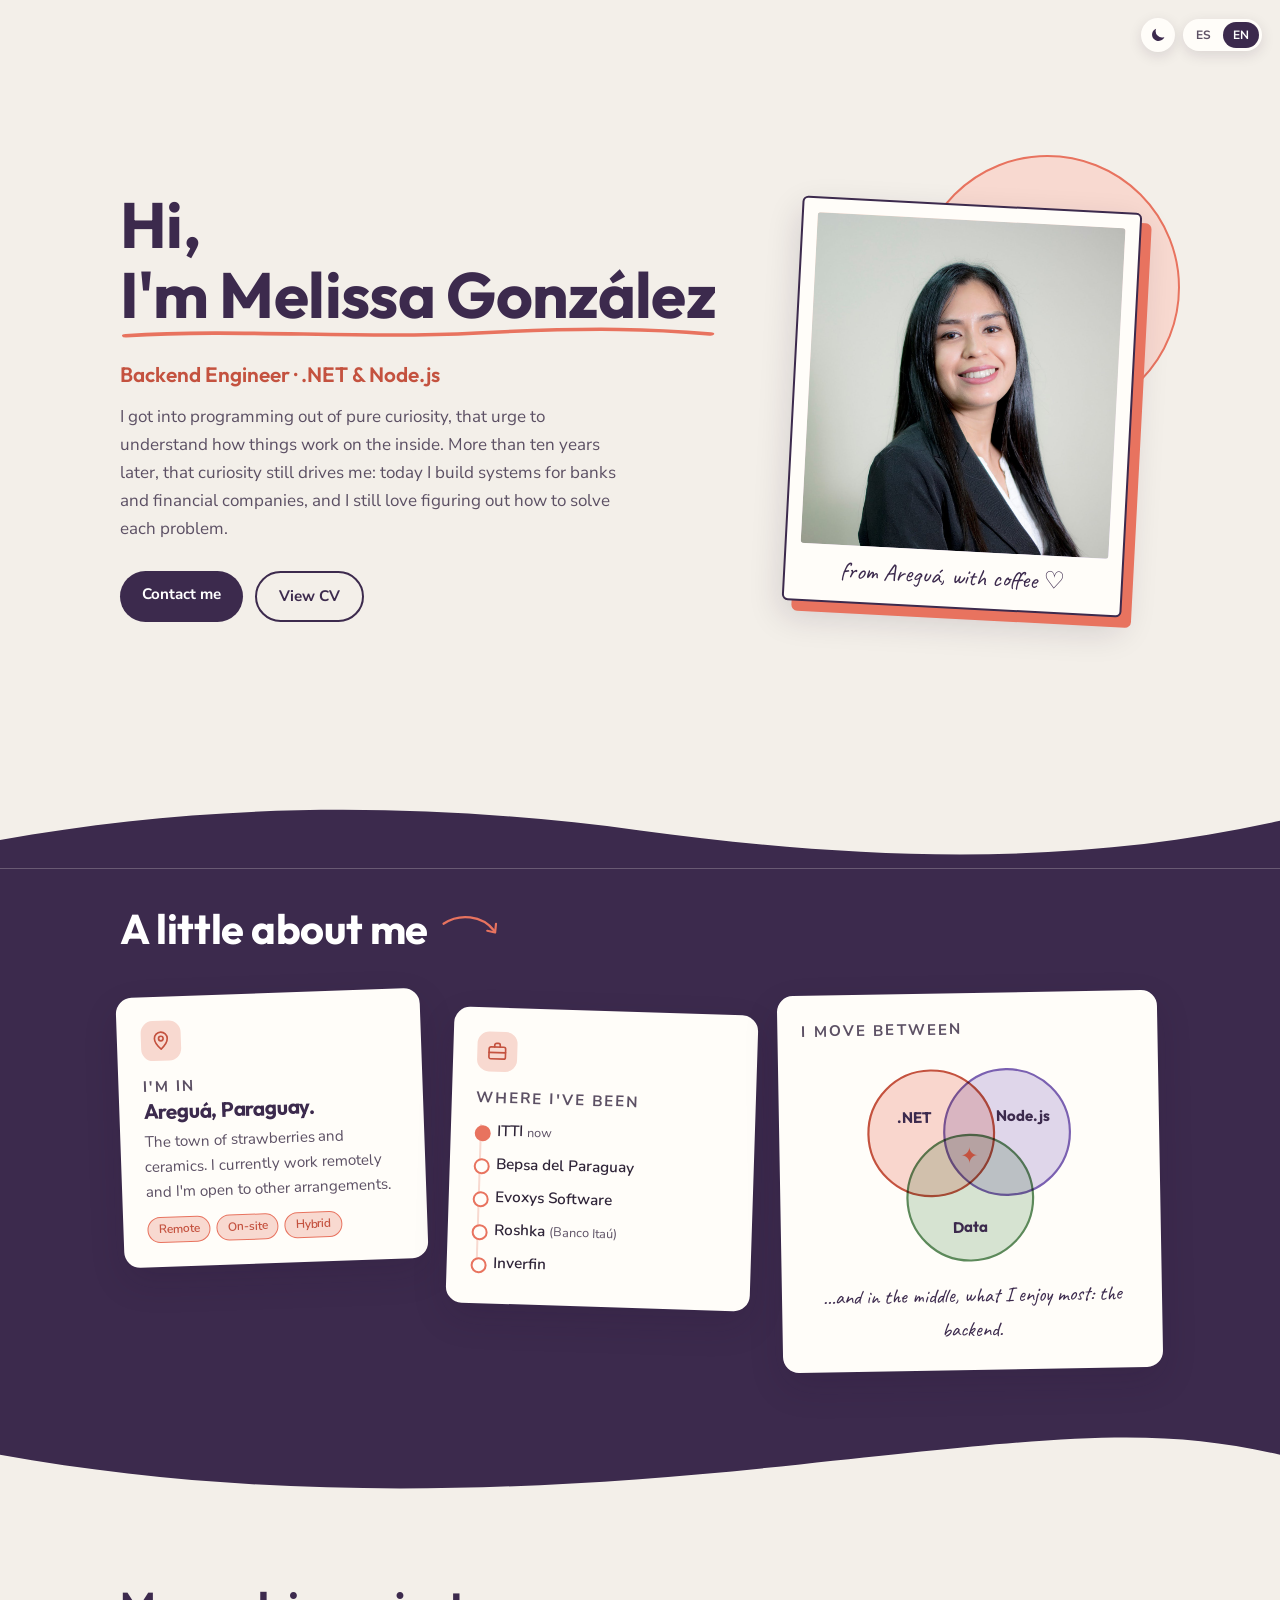
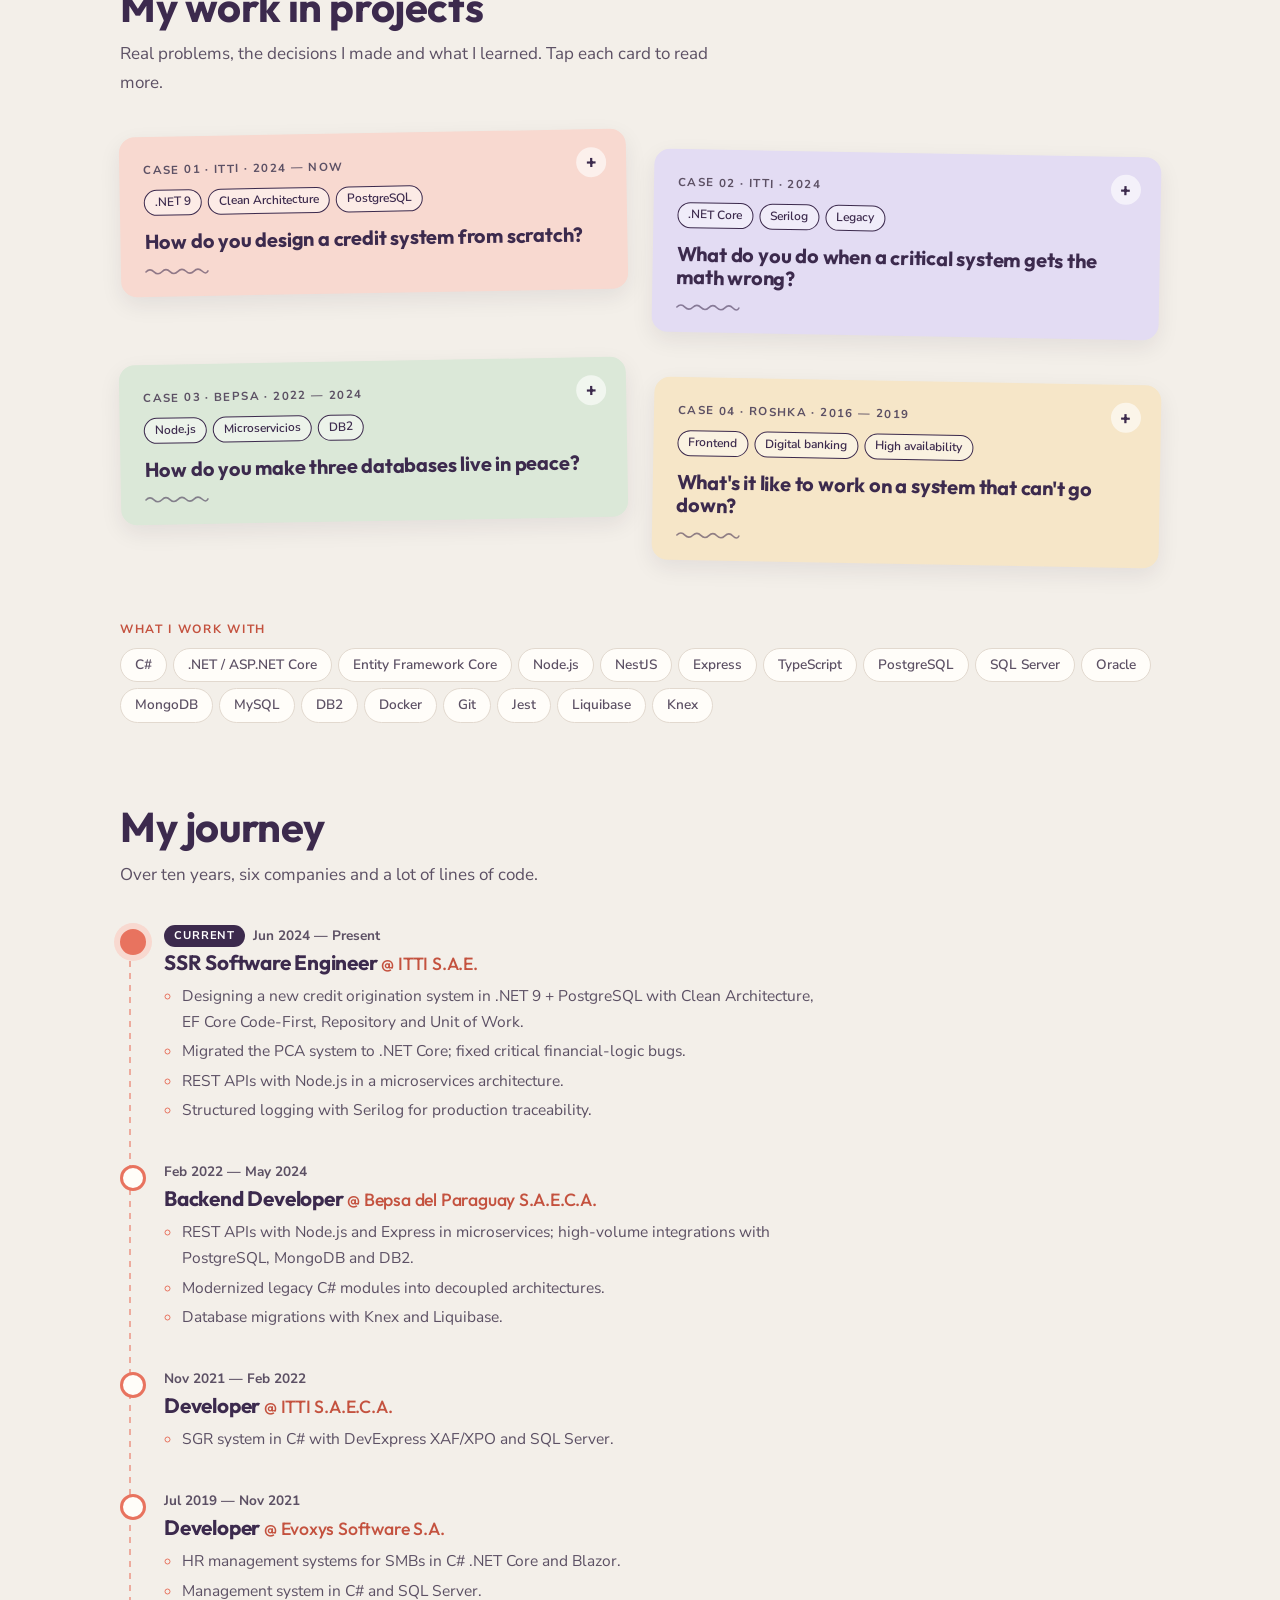
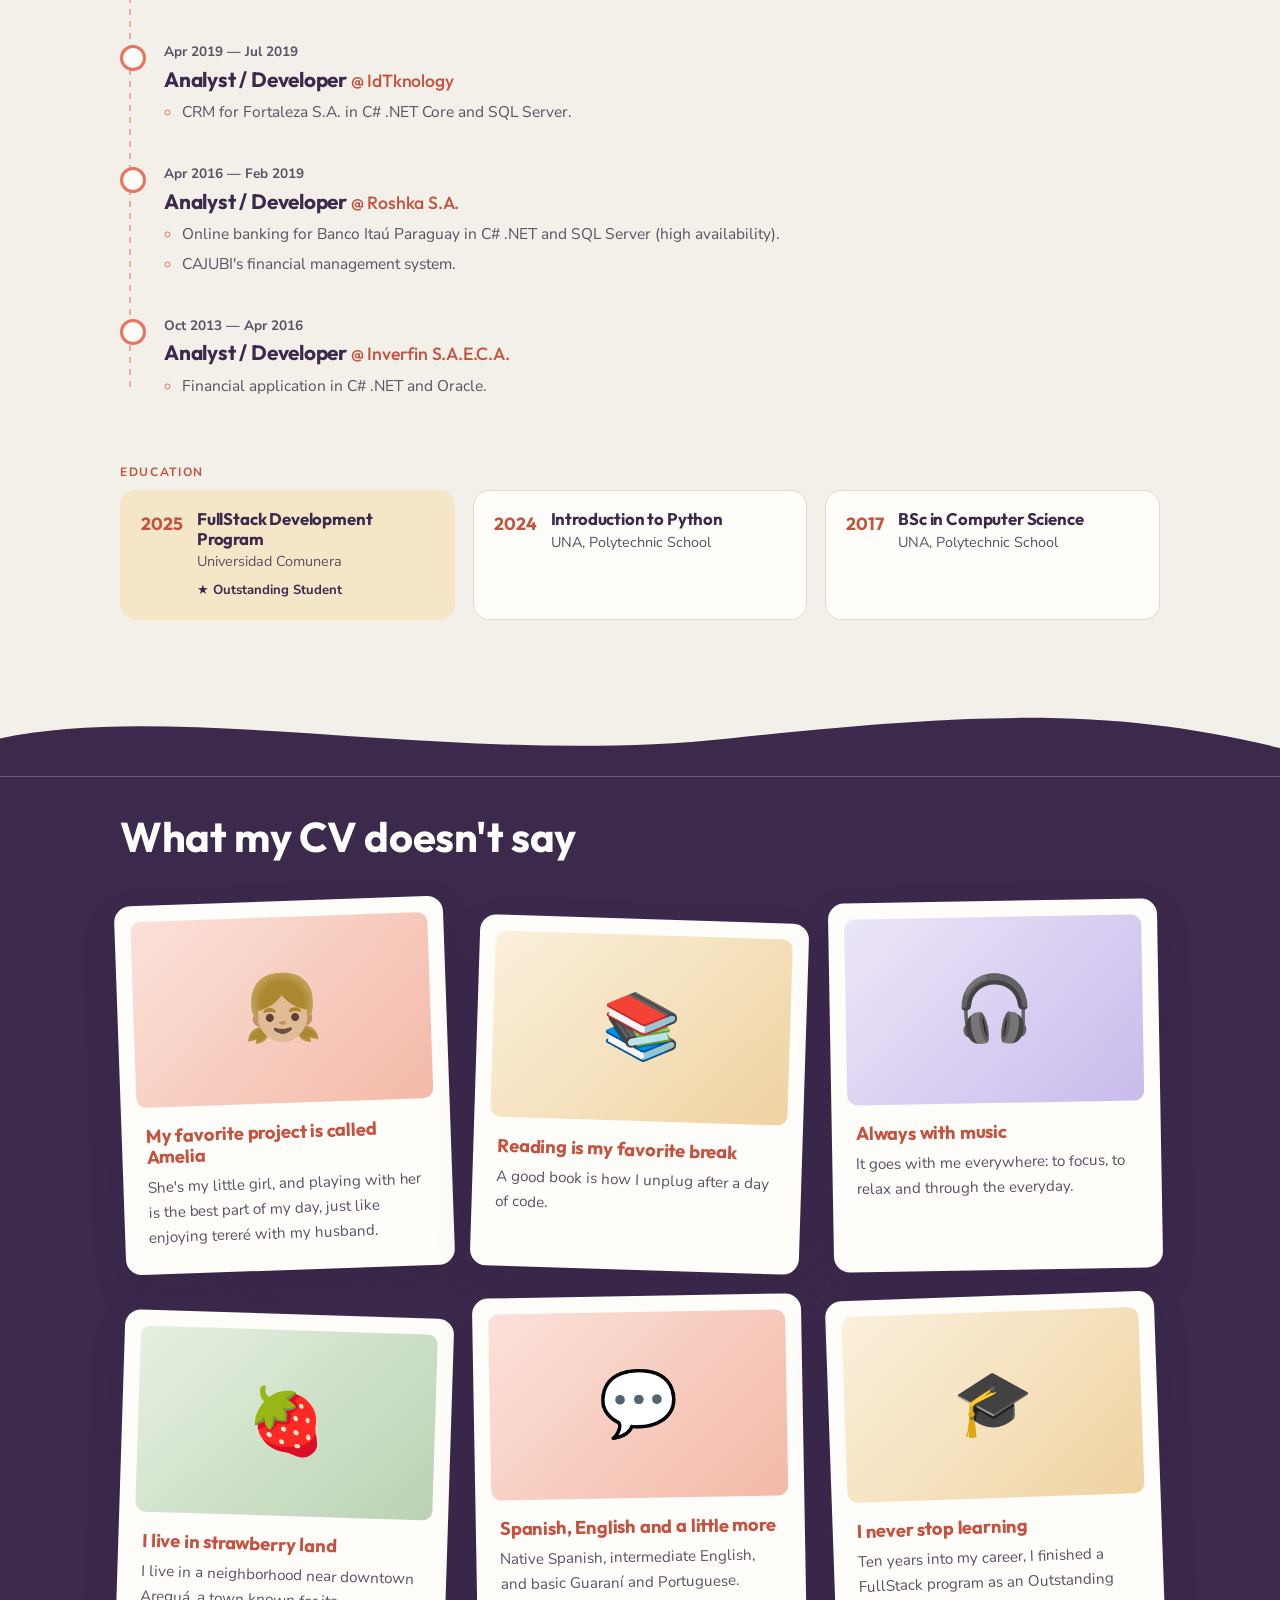
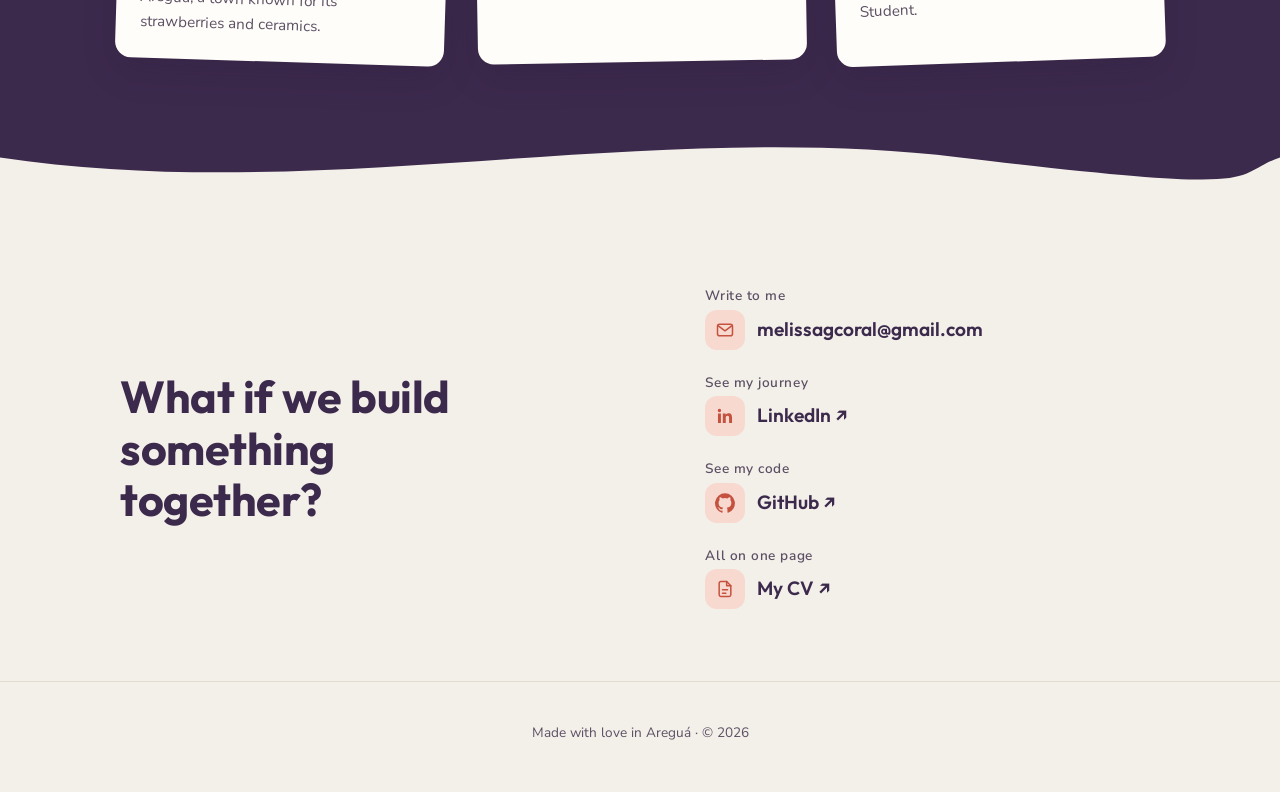
<file: index.html>
<!doctype html>
<html lang="es">
<head>
  <meta charset="utf-8" />
  <meta name="viewport" content="width=device-width, initial-scale=1" />
  <title>Melissa González Coral · Backend Engineer</title>
  <meta name="description" content="Backend Engineer en Paraguay. +10 años construyendo sistemas para banca y finanzas con .NET, Node.js y PostgreSQL." />
  <meta property="og:title" content="Melissa González Coral · Backend Engineer" />
  <meta property="og:description" content="+10 años construyendo sistemas confiables para banca y finanzas." />
  <link rel="icon" href="data:image/svg+xml,<svg xmlns='http://www.w3.org/2000/svg' viewBox='0 0 32 32'><circle cx='16' cy='16' r='16' fill='%23e8735f'/><text x='16' y='22' text-anchor='middle' font-family='Arial' font-weight='700' font-size='17' fill='white'>M</text></svg>" />
  <link rel="preconnect" href="https://fonts.googleapis.com" />
  <link rel="preconnect" href="https://fonts.gstatic.com" crossorigin />
  <link href="https://fonts.googleapis.com/css2?family=Outfit:wght@400;500;600;700&family=Nunito+Sans:opsz,wght@6..12,400;6..12,600;6..12,700&family=Caveat:wght@600&display=swap" rel="stylesheet" />
  <link rel="stylesheet" href="styles.css" />
  <script>
    try { const t = localStorage.getItem("theme"); if (t === "dark" || t === "light") document.documentElement.dataset.theme = t; } catch (e) {}
  </script>
</head>
<body>
  <a class="skip" href="#main" data-i18n="skip">Saltar al contenido</a>

  <div class="controls">
    <button class="theme" type="button" aria-label="Cambiar a modo oscuro" title="Modo claro / oscuro">
      <svg class="theme__moon" viewBox="0 0 24 24" aria-hidden="true"><path d="M20.5 14.5A8.5 8.5 0 0 1 9.5 3.5a8.5 8.5 0 1 0 11 11Z"/></svg>
      <svg class="theme__sun" viewBox="0 0 24 24" aria-hidden="true"><circle cx="12" cy="12" r="4.2"/><path d="M12 2.5v2.2M12 19.3v2.2M2.5 12h2.2M19.3 12h2.2M5.3 5.3l1.6 1.6M17.1 17.1l1.6 1.6M5.3 18.7l1.6-1.6M17.1 6.9l1.6-1.6"/></svg>
    </button>
    <div class="lang" role="group" aria-label="Idioma / Language">
      <button data-lang="es" aria-pressed="true">ES</button>
      <button data-lang="en" aria-pressed="false">EN</button>
    </div>
  </div>

  <main id="main">
    <!-- HERO -->
    <section class="hero wrap">
      <div class="hero__text">
        <h1>
          <span data-i18n="hero.hi">Hola,</span><br />
          <span class="underline"><span data-i18n="hero.name">soy Melissa González</span>
            <svg viewBox="0 0 300 18" preserveAspectRatio="none" aria-hidden="true"><path d="M3 12 C 60 4, 120 16, 180 9 S 270 5, 297 10" /></svg>
          </span>
        </h1>
        <p class="hero__role" data-i18n="hero.role">Backend Engineer · .NET & Node.js</p>
        <p class="hero__lead" data-i18n="hero.lead">
          Llegué a la programación por pura curiosidad, por esas ganas de entender cómo
          funcionan las cosas por dentro. Más de diez años después, esa curiosidad sigue siendo
          mi motor: hoy construyo sistemas para bancos y financieras, y todavía me encanta
          descubrir cómo resolver cada problema.
        </p>
        <div class="hero__cta">
          <a class="btn btn--solid" href="#contacto" data-i18n="hero.cta">Contactame</a>
          <a class="btn btn--line" href="assets/MelissaGonzalez_CV.pdf" target="_blank" rel="noopener" data-i18n="hero.cv">Ver CV</a>
        </div>
      </div>

      <figure class="polaroid">
        <span class="polaroid__circle" aria-hidden="true"></span>
        <div class="polaroid__frame">
          <div class="polaroid__photo">
            <!-- Para usar tu foto: guardala como assets/foto.jpg y aparece sola -->
            <div class="polaroid__placeholder" aria-hidden="true">
              <span class="ph-emoji">👩🏻‍💻</span>
              <span class="ph-steam">☕</span>
            </div>
            <img src="assets/foto.jpg" alt="Melissa González" onerror="this.remove()" />
          </div>
          <figcaption class="hand" data-i18n="hero.caption">desde Areguá, con café ♡</figcaption>
        </div>
      </figure>
    </section>

    <!-- ABOUT (dark) -->
    <div class="wave wave--top" aria-hidden="true"><svg viewBox="0 0 1440 80" preserveAspectRatio="none"><path d="M0 50 C 240 10, 480 10, 720 40 S 1200 80, 1440 30 L1440 80 L0 80 Z"/></svg></div>
    <section class="dark" id="sobre-mi">
      <div class="wrap">
        <h2 class="title-arrow"><span data-i18n="about.title">Un poco sobre mí</span>
          <svg class="arrow" viewBox="0 0 80 40" aria-hidden="true"><path d="M4 14 C 22 2, 48 4, 62 22" /><path d="M54 22 L63 24 L64 14" /></svg>
        </h2>

        <div class="about">
          <article class="card card--tilt-l">
            <span class="card__icon" aria-hidden="true">
              <svg viewBox="0 0 24 24"><path d="M12 21s-7-6.2-7-11.5A7 7 0 0 1 19 9.5C19 14.8 12 21 12 21Z"/><circle cx="12" cy="9.5" r="2.5"/></svg>
            </span>
            <p class="label" data-i18n="about.where.k">Estoy en</p>
            <h3>Areguá, Paraguay.</h3>
            <p data-i18n="about.where.p">La ciudad de las frutillas y la cerámica. Hoy trabajo en remoto y estoy abierta a otras modalidades.</p>
            <ul class="pills work-modes" aria-label="Modalidades de trabajo">
              <li data-i18n="mode.remote">Remoto</li><li data-i18n="mode.onsite">Presencial</li><li data-i18n="mode.hybrid">Híbrido</li>
            </ul>
          </article>

          <article class="card card--tilt-r">
            <span class="card__icon" aria-hidden="true">
              <svg viewBox="0 0 24 24"><rect x="3" y="7" width="18" height="13" rx="2"/><path d="M9 7V5a2 2 0 0 1 2-2h2a2 2 0 0 1 2 2v2M3 13h18"/></svg>
            </span>
            <p class="label" data-i18n="about.been.k">Pasé por</p>
            <ol class="path">
              <li class="now">ITTI <small data-i18n="about.now">hoy</small></li>
              <li>Bepsa del Paraguay</li>
              <li>Evoxys Software</li>
              <li>Roshka <small>(Banco Itaú)</small></li>
              <li>Inverfin</li>
            </ol>
          </article>

          <article class="card card--tilt-l2">
            <p class="label" data-i18n="about.venn.k">Me muevo entre</p>
            <svg class="venn" viewBox="0 0 240 210" role="img" aria-label=".NET, Node.js y Bases de datos; en el centro, Backend">
              <circle cx="85" cy="80" r="58" class="v1" />
              <circle cx="155" cy="80" r="58" class="v2" />
              <circle cx="120" cy="140" r="58" class="v3" />
              <text x="70" y="70">.NET</text>
              <text x="170" y="70">Node.js</text>
              <text x="120" y="172" data-i18n="about.venn.db">Datos</text>
              <text x="120" y="108" class="center">✦</text>
            </svg>
            <p class="venn__note" data-i18n="about.venn.note">…y en el medio, lo que más disfruto: el backend.</p>
          </article>
        </div>
      </div>
    </section>
    <div class="wave wave--bottom" aria-hidden="true"><svg viewBox="0 0 1440 80" preserveAspectRatio="none"><path d="M0 30 C 300 80, 600 70, 900 40 S 1300 0, 1440 30 L1440 0 L0 0 Z"/></svg></div>

    <!-- PROJECTS -->
    <section class="wrap section" id="proyectos">
      <h2 data-i18n="proj.title">Mi trabajo en proyectos</h2>
      <p class="sub" data-i18n="proj.sub">Problemas reales, las decisiones que tomé y lo que aprendí. Tocá cada tarjeta para leer más.</p>

      <div class="cases">
        <details class="case case--coral">
          <summary>
            <span class="case__n" data-i18n="c1.n">Caso 01 · ITTI · 2024 — hoy</span>
            <ul class="pills"><li>.NET 9</li><li>Clean Architecture</li><li>PostgreSQL</li></ul>
            <h3 data-i18n="c1.q">¿Cómo se diseña un sistema de crédito desde cero?</h3>
            <span class="squiggle" aria-hidden="true"></span>
          </summary>
          <div class="case__body" data-i18n="c1.a">
            <p>Me tocó diseñar el nuevo sistema de originación de crédito. Lo armé por capas (API, aplicación, dominio e infraestructura) para que las reglas del negocio vivan separadas de la base de datos y se puedan probar sin miedo.</p>
            <p><strong>Decisiones:</strong> Entity Framework Core Code-First, patrones Repository y Unit of Work, y PostgreSQL.</p>
          </div>
        </details>

        <details class="case case--lilac">
          <summary>
            <span class="case__n" data-i18n="c2.n">Caso 02 · ITTI · 2024</span>
            <ul class="pills"><li>.NET Core</li><li>Serilog</li><li>Legacy</li></ul>
            <h3 data-i18n="c2.q">¿Qué hacés cuando un sistema crítico calcula mal?</h3>
            <span class="squiggle" aria-hidden="true"></span>
          </summary>
          <div class="case__body" data-i18n="c2.a">
            <p>Migré el sistema PCA de originación de crédito a .NET Core y corregí bugs críticos de lógica financiera, mejorando la integridad de los datos.</p>
            <p><strong>Lo que aprendí:</strong> sin buenos logs no hay diagnóstico. Sumé logging estructurado con Serilog y el equipo empezó a encontrar errores mucho más rápido.</p>
          </div>
        </details>

        <details class="case case--sage">
          <summary>
            <span class="case__n" data-i18n="c3.n">Caso 03 · Bepsa · 2022 — 2024</span>
            <ul class="pills"><li>Node.js</li><li>Microservicios</li><li>DB2</li></ul>
            <h3 data-i18n="c3.q">¿Cómo hacés que tres bases de datos convivan en paz?</h3>
            <span class="squiggle" aria-hidden="true"></span>
          </summary>
          <div class="case__body" data-i18n="c3.a">
            <p>Diseñé APIs REST en Node.js y Express dentro de una arquitectura de microservicios de alto volumen, integrando PostgreSQL, MongoDB y DB2.</p>
            <p><strong>La clave:</strong> migraciones versionadas con Knex y Liquibase, para que desarrollo y producción nunca se desincronicen. También modernicé módulos legacy en C#.</p>
          </div>
        </details>

        <details class="case case--sand">
          <summary>
            <span class="case__n" data-i18n="c4.n">Caso 04 · Roshka · 2016 — 2019</span>
            <ul class="pills"><li>Frontend</li><li data-i18n="c4.pill">Banca digital</li><li data-i18n="c4.pill2">Alta disponibilidad</li></ul>
            <h3 data-i18n="c4.q">¿Cómo es trabajar en un sistema que no se puede caer?</h3>
            <span class="squiggle" aria-hidden="true"></span>
          </summary>
          <div class="case__body" data-i18n="c4.a">
            <p>Desarrollé y mantuve el frontend del homebanking de Banco Itaú Paraguay, un sistema transaccional que tenía que estar disponible todo el tiempo. También el sistema de gestión financiera de CAJUBI.</p>
            <p><strong>Lo que aprendí:</strong> cuando miles de personas dependen de un sistema, cada cambio que pasa a producción se cuida al detalle.</p>
          </div>
        </details>
      </div>

      <div class="stack">
        <p class="label" data-i18n="stack.k">Con qué trabajo</p>
        <ul class="pills pills--lg">
          <li>C#</li><li>.NET / ASP.NET Core</li><li>Entity Framework Core</li><li>Node.js</li><li>NestJS</li><li>Express</li><li>TypeScript</li>
          <li>PostgreSQL</li><li>SQL Server</li><li>Oracle</li><li>MongoDB</li><li>MySQL</li><li>DB2</li>
          <li>Docker</li><li>Git</li><li>Jest</li><li>Liquibase</li><li>Knex</li>
        </ul>
      </div>
    </section>

    <!-- EXPERIENCE + EDUCATION -->
    <section class="wrap section section--tight" id="experiencia">
      <h2 data-i18n="exp.title">Mi recorrido</h2>
      <p class="sub" data-i18n="exp.sub">Más de diez años, seis empresas y muchas líneas de código.</p>

      <ol class="timeline">
        <li class="tl tl--now">
          <div class="tl__when"><span class="tl__badge" data-i18n="exp.now">Actual</span> <span data-i18n="j1.when">Jun 2024 — Presente</span></div>
          <h3><span data-i18n="j1.role">SSR Software Engineer</span> <span class="tl__at">@ ITTI S.A.E.</span></h3>
          <ul>
            <li data-i18n="j1.b1">Diseño de un nuevo sistema de originación de crédito en .NET 9 + PostgreSQL con Clean Architecture, EF Core Code-First, Repository y Unit of Work.</li>
            <li data-i18n="j1.b2">Migración del sistema PCA a .NET Core; corrección de bugs críticos de lógica financiera.</li>
            <li data-i18n="j1.b3">APIs REST con Node.js en arquitectura de microservicios.</li>
            <li data-i18n="j1.b4">Logging estructurado con Serilog para trazabilidad en producción.</li>
          </ul>
        </li>
        <li class="tl">
          <div class="tl__when">Feb 2022 — May 2024</div>
          <h3><span data-i18n="j2.role">Desarrolladora Backend</span> <span class="tl__at">@ Bepsa del Paraguay S.A.E.C.A.</span></h3>
          <ul>
            <li data-i18n="j2.b1">APIs REST con Node.js y Express en microservicios; integraciones con PostgreSQL, MongoDB y DB2 en alto volumen.</li>
            <li data-i18n="j2.b2">Modernización de módulos legacy en C# hacia arquitecturas desacopladas.</li>
            <li data-i18n="j2.b3">Gestión de migraciones con Knex y Liquibase.</li>
          </ul>
        </li>
        <li class="tl">
          <div class="tl__when">Nov 2021 — Feb 2022</div>
          <h3><span data-i18n="j3.role">Desarrolladora</span> <span class="tl__at">@ ITTI S.A.E.C.A.</span></h3>
          <ul>
            <li data-i18n="j3.b1">Sistema SGR en C# con DevExpress XAF/XPO y SQL Server.</li>
          </ul>
        </li>
        <li class="tl">
          <div class="tl__when">Jul 2019 — Nov 2021</div>
          <h3><span data-i18n="j4.role">Desarrolladora</span> <span class="tl__at">@ Evoxys Software S.A.</span></h3>
          <ul>
            <li data-i18n="j4.b1">Sistemas de gestión de RR.HH. para PyMEs en C# .NET Core y Blazor.</li>
            <li data-i18n="j4.b2">Sistema de gestión en C# y SQL Server.</li>
          </ul>
        </li>
        <li class="tl">
          <div class="tl__when" data-i18n="j5.when">Abr 2019 — Jul 2019</div>
          <h3><span data-i18n="j5.role">Analista / Desarrolladora</span> <span class="tl__at">@ IdTknology</span></h3>
          <ul>
            <li data-i18n="j5.b1">CRM para Fortaleza S.A. en C# .NET Core y SQL Server.</li>
          </ul>
        </li>
        <li class="tl">
          <div class="tl__when" data-i18n="j6.when">Abr 2016 — Feb 2019</div>
          <h3><span data-i18n="j6.role">Analista / Desarrolladora</span> <span class="tl__at">@ Roshka S.A.</span></h3>
          <ul>
            <li data-i18n="j6.b1">Homebanking de Banco Itaú Paraguay en C# .NET y SQL Server (alta disponibilidad).</li>
            <li data-i18n="j6.b2">Sistema de gestión financiera de CAJUBI.</li>
          </ul>
        </li>
        <li class="tl">
          <div class="tl__when" data-i18n="j7.when">Oct 2013 — Abr 2016</div>
          <h3><span data-i18n="j7.role">Analista / Desarrolladora</span> <span class="tl__at">@ Inverfin S.A.E.C.A.</span></h3>
          <ul>
            <li data-i18n="j7.b1">Aplicación financiera en C# .NET y Oracle.</li>
          </ul>
        </li>
      </ol>

      <div class="edu">
        <p class="label" data-i18n="edu.k">Educación</p>
        <ul class="edu__list">
          <li class="edu__item edu__item--star">
            <span class="edu__year">2025</span>
            <div>
              <h3 data-i18n="edu1.t">Diplomado en FullStack</h3>
              <p>Universidad Comunera <span class="edu__badge" data-i18n="edu1.badge">★ Estudiante Destacada</span></p>
            </div>
          </li>
          <li class="edu__item">
            <span class="edu__year">2024</span>
            <div>
              <h3 data-i18n="edu2.t">Introducción a Python</h3>
              <p data-i18n="edu.una">UNA, Facultad Politécnica</p>
            </div>
          </li>
          <li class="edu__item">
            <span class="edu__year">2017</span>
            <div>
              <h3 data-i18n="edu3.t">Licenciatura en Ciencias Informáticas</h3>
              <p data-i18n="edu.una2">UNA, Facultad Politécnica</p>
            </div>
          </li>
        </ul>
      </div>
    </section>

    <!-- FUN FACTS (dark) -->
    <div class="wave wave--top" aria-hidden="true"><svg viewBox="0 0 1440 80" preserveAspectRatio="none"><path d="M0 40 C 200 0, 520 70, 820 40 S 1260 10, 1440 50 L1440 80 L0 80 Z"/></svg></div>
    <section class="dark" id="mas-de-mi">
      <div class="wrap">
        <h2 class="title-spark"><span data-i18n="fun.title">Lo que no dice mi CV</span></h2>
        <div class="facts">
          <article class="fact card--tilt-l">
            <div class="fact__art fact__art--coral" aria-hidden="true">👧🏼</div>
            <h3 data-i18n="f4.t">Mi proyecto favorito se llama Amelia</h3>
            <p data-i18n="f4.p">Es mi niña, y jugar con ella es la mejor parte de mi día, igual que disfrutar un tereré con mi esposo.</p>
          </article>
          <article class="fact card--tilt-r">
            <div class="fact__art fact__art--sand" aria-hidden="true">📚</div>
            <h3 data-i18n="f5.t">Leer es mi pausa favorita</h3>
            <p data-i18n="f5.p">Un buen libro es mi forma de desconectar después de un día de código.</p>
          </article>
          <article class="fact card--tilt-l2">
            <div class="fact__art fact__art--lilac" aria-hidden="true">🎧</div>
            <h3 data-i18n="f6.t">Siempre con música</h3>
            <p data-i18n="f6.p">Me acompaña en todo: para concentrarme, para relajarme y para el día a día.</p>
          </article>
          <article class="fact card--tilt-r">
            <div class="fact__art fact__art--sage" aria-hidden="true">🍓</div>
            <h3 data-i18n="f1.t">Vivo en la tierra de las frutillas</h3>
            <p data-i18n="f1.p">Vivo en un barrio cerca del centro de Areguá, una ciudad conocida por sus frutillas y su cerámica.</p>
          </article>
          <article class="fact card--tilt-l2">
            <div class="fact__art fact__art--coral" aria-hidden="true">💬</div>
            <h3 data-i18n="f2.t">Español, inglés y un poquito más</h3>
            <p data-i18n="f2.p">Español nativo, inglés intermedio, y guaraní y portugués en nivel básico.</p>
          </article>
          <article class="fact card--tilt-l">
            <div class="fact__art fact__art--sand" aria-hidden="true">🎓</div>
            <h3 data-i18n="f3.t">Nunca dejo de estudiar</h3>
            <p data-i18n="f3.p">Diez años después de empezar, terminé un Diplomado FullStack como Estudiante Destacada.</p>
          </article>
        </div>
      </div>
    </section>
    <div class="wave wave--bottom" aria-hidden="true"><svg viewBox="0 0 1440 80" preserveAspectRatio="none"><path d="M0 40 C 360 90, 720 0, 1080 40 S 1380 60, 1440 40 L1440 0 L0 0 Z"/></svg></div>

    <!-- CONTACT -->
    <section class="wrap contact" id="contacto">
      <h2 data-i18n="contact.title">¿Y si construimos algo juntos?</h2>
      <ul class="contact__list">
        <li>
          <span class="label" data-i18n="contact.mail.k">Escribime</span>
          <a href="mailto:melissagcoral@gmail.com">
            <span class="ico" aria-hidden="true"><svg viewBox="0 0 24 24" class="ico--line"><rect x="3" y="5" width="18" height="14" rx="2.5"/><path d="m4 7 8 6 8-6"/></svg></span>
            <span>melissagcoral@gmail.com</span>
          </a>
        </li>
        <li>
          <span class="label" data-i18n="contact.li.k">Mirá mi recorrido</span>
          <a href="https://www.linkedin.com/in/melissagcoral" target="_blank" rel="noopener">
            <span class="ico" aria-hidden="true"><svg viewBox="0 0 24 24"><path d="M20.45 20.45h-3.55v-5.57c0-1.33-.03-3.04-1.85-3.04-1.85 0-2.14 1.45-2.14 2.94v5.67H9.35V9h3.41v1.56h.05c.48-.9 1.64-1.85 3.37-1.85 3.6 0 4.27 2.37 4.27 5.46v6.28ZM5.34 7.43a2.06 2.06 0 1 1 0-4.13 2.06 2.06 0 0 1 0 4.13ZM7.12 20.45H3.56V9h3.56v11.45Z"/></svg></span>
            <span>LinkedIn ↗</span>
          </a>
        </li>
        <li>
          <span class="label" data-i18n="contact.gh.k">Mirá mi código</span>
          <a href="https://github.com/melissagcoral" target="_blank" rel="noopener">
            <span class="ico" aria-hidden="true"><svg viewBox="0 0 24 24"><path d="M12 .3a12 12 0 0 0-3.8 23.38c.6.12.83-.26.83-.57l-.02-2.04c-3.34.72-4.04-1.61-4.04-1.61-.55-1.39-1.34-1.76-1.34-1.76-1.09-.74.08-.73.08-.73 1.2.09 1.84 1.24 1.84 1.24 1.07 1.83 2.8 1.3 3.49 1 .11-.78.42-1.31.76-1.6-2.67-.31-5.47-1.34-5.47-5.94 0-1.31.47-2.38 1.24-3.22-.14-.3-.54-1.52.1-3.18 0 0 1-.32 3.3 1.23a11.5 11.5 0 0 1 6 0c2.28-1.55 3.29-1.23 3.29-1.23.64 1.66.24 2.88.12 3.18.77.84 1.23 1.91 1.23 3.22 0 4.61-2.8 5.63-5.48 5.92.42.36.81 1.1.81 2.22l-.01 3.29c0 .32.21.69.82.57A12 12 0 0 0 12 .3"/></svg></span>
            <span>GitHub ↗</span>
          </a>
        </li>
        <li>
          <span class="label" data-i18n="contact.cv.k">Todo en una página</span>
          <a href="assets/MelissaGonzalez_CV.pdf" target="_blank" rel="noopener">
            <span class="ico" aria-hidden="true"><svg viewBox="0 0 24 24" class="ico--line"><path d="M14 3H7a2 2 0 0 0-2 2v14a2 2 0 0 0 2 2h10a2 2 0 0 0 2-2V8z"/><path d="M14 3v5h5M9 13h6M9 17h4"/></svg></span>
            <span data-i18n="contact.cv">Mi CV ↗</span>
          </a>
        </li>
      </ul>
    </section>
  </main>

  <footer class="footer">
    <p><span data-i18n="footer">Hecho con cariño desde Areguá</span> · © <span id="year"></span></p>
  </footer>

  <script src="script.js"></script>
</body>
</html>
</file>
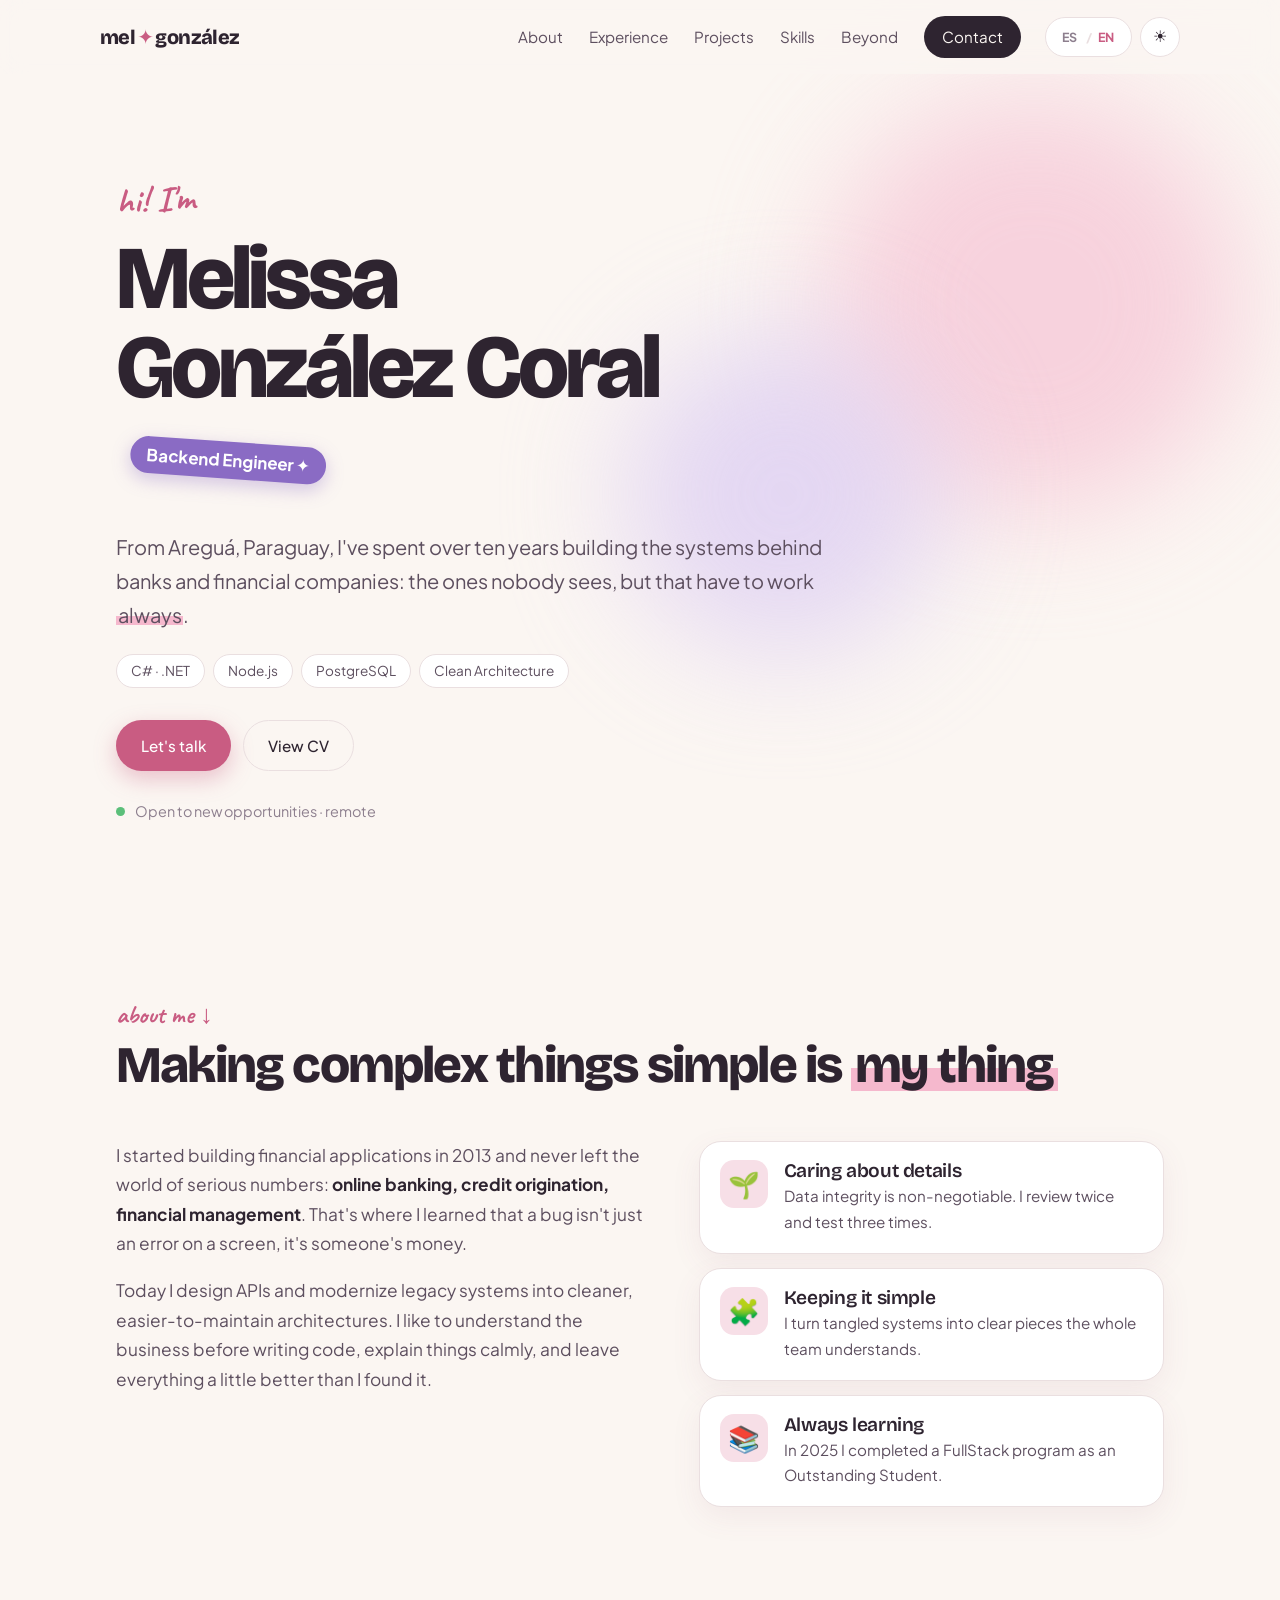
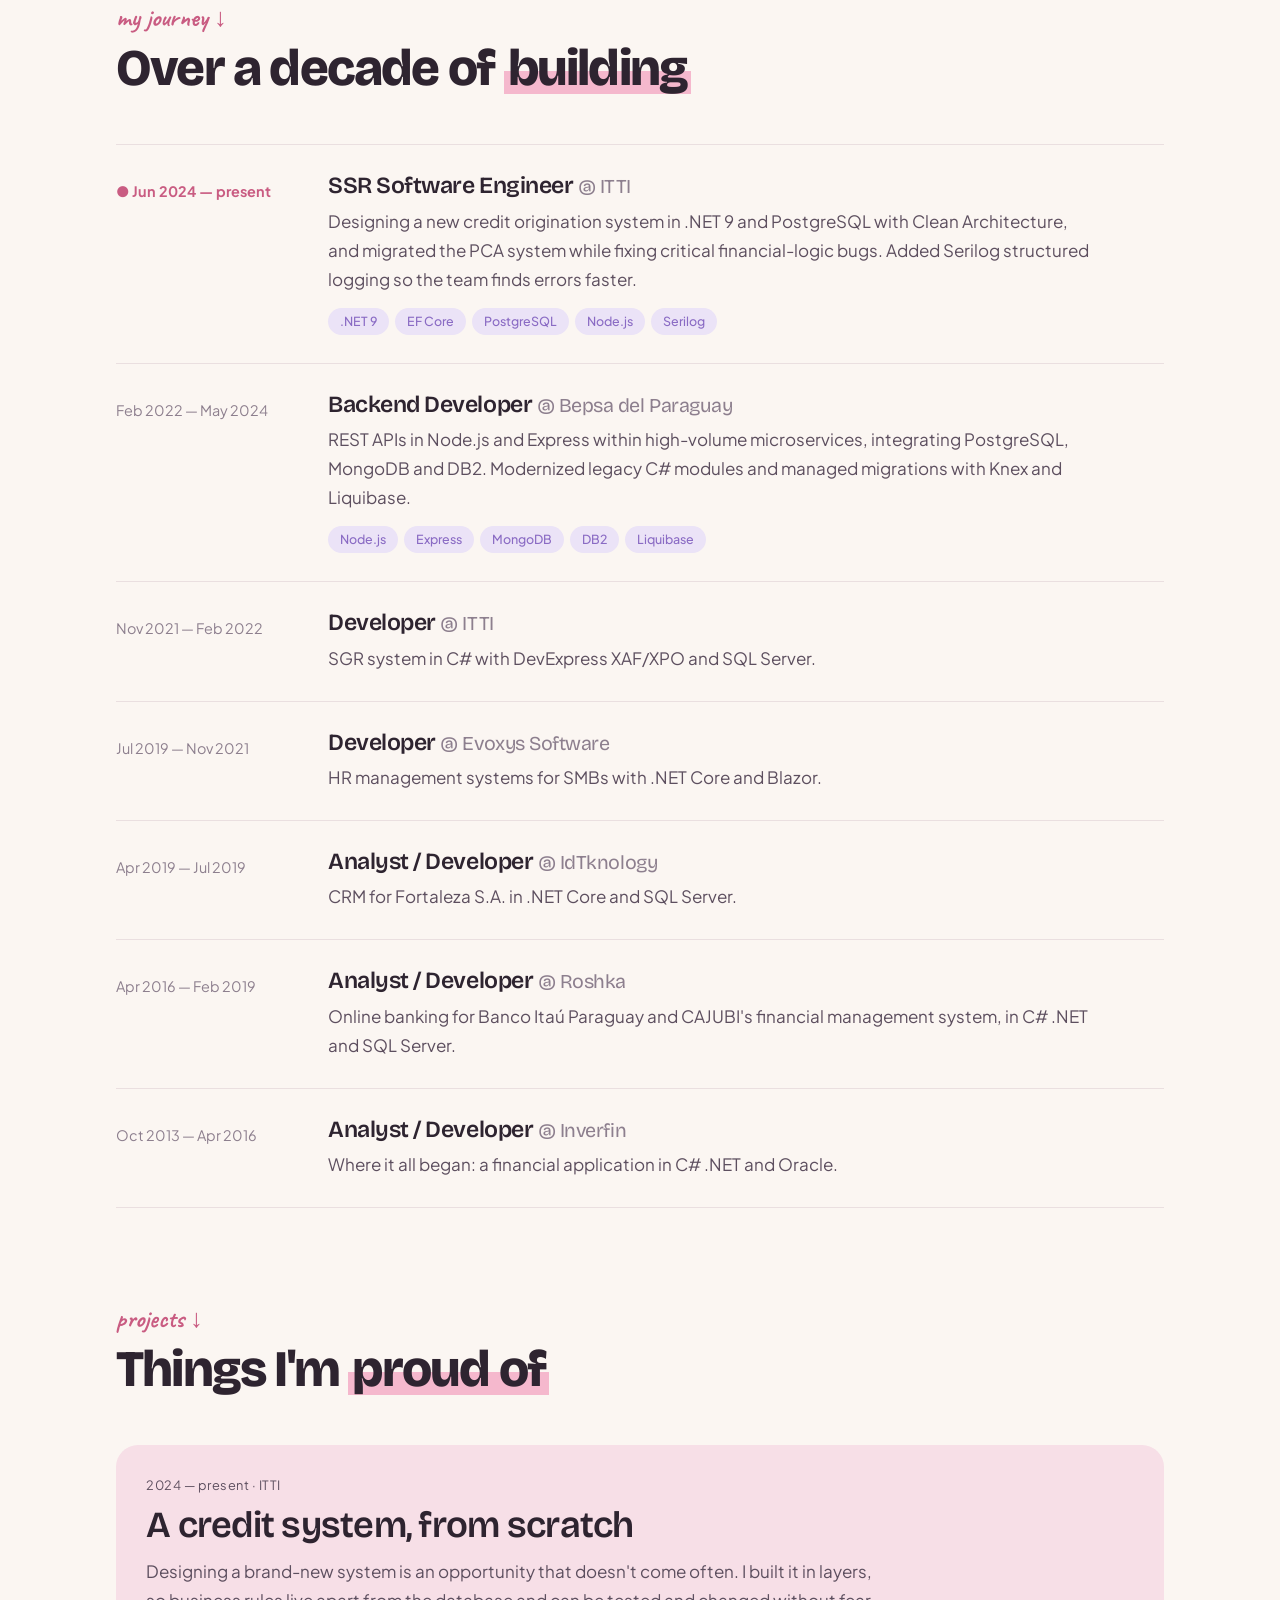
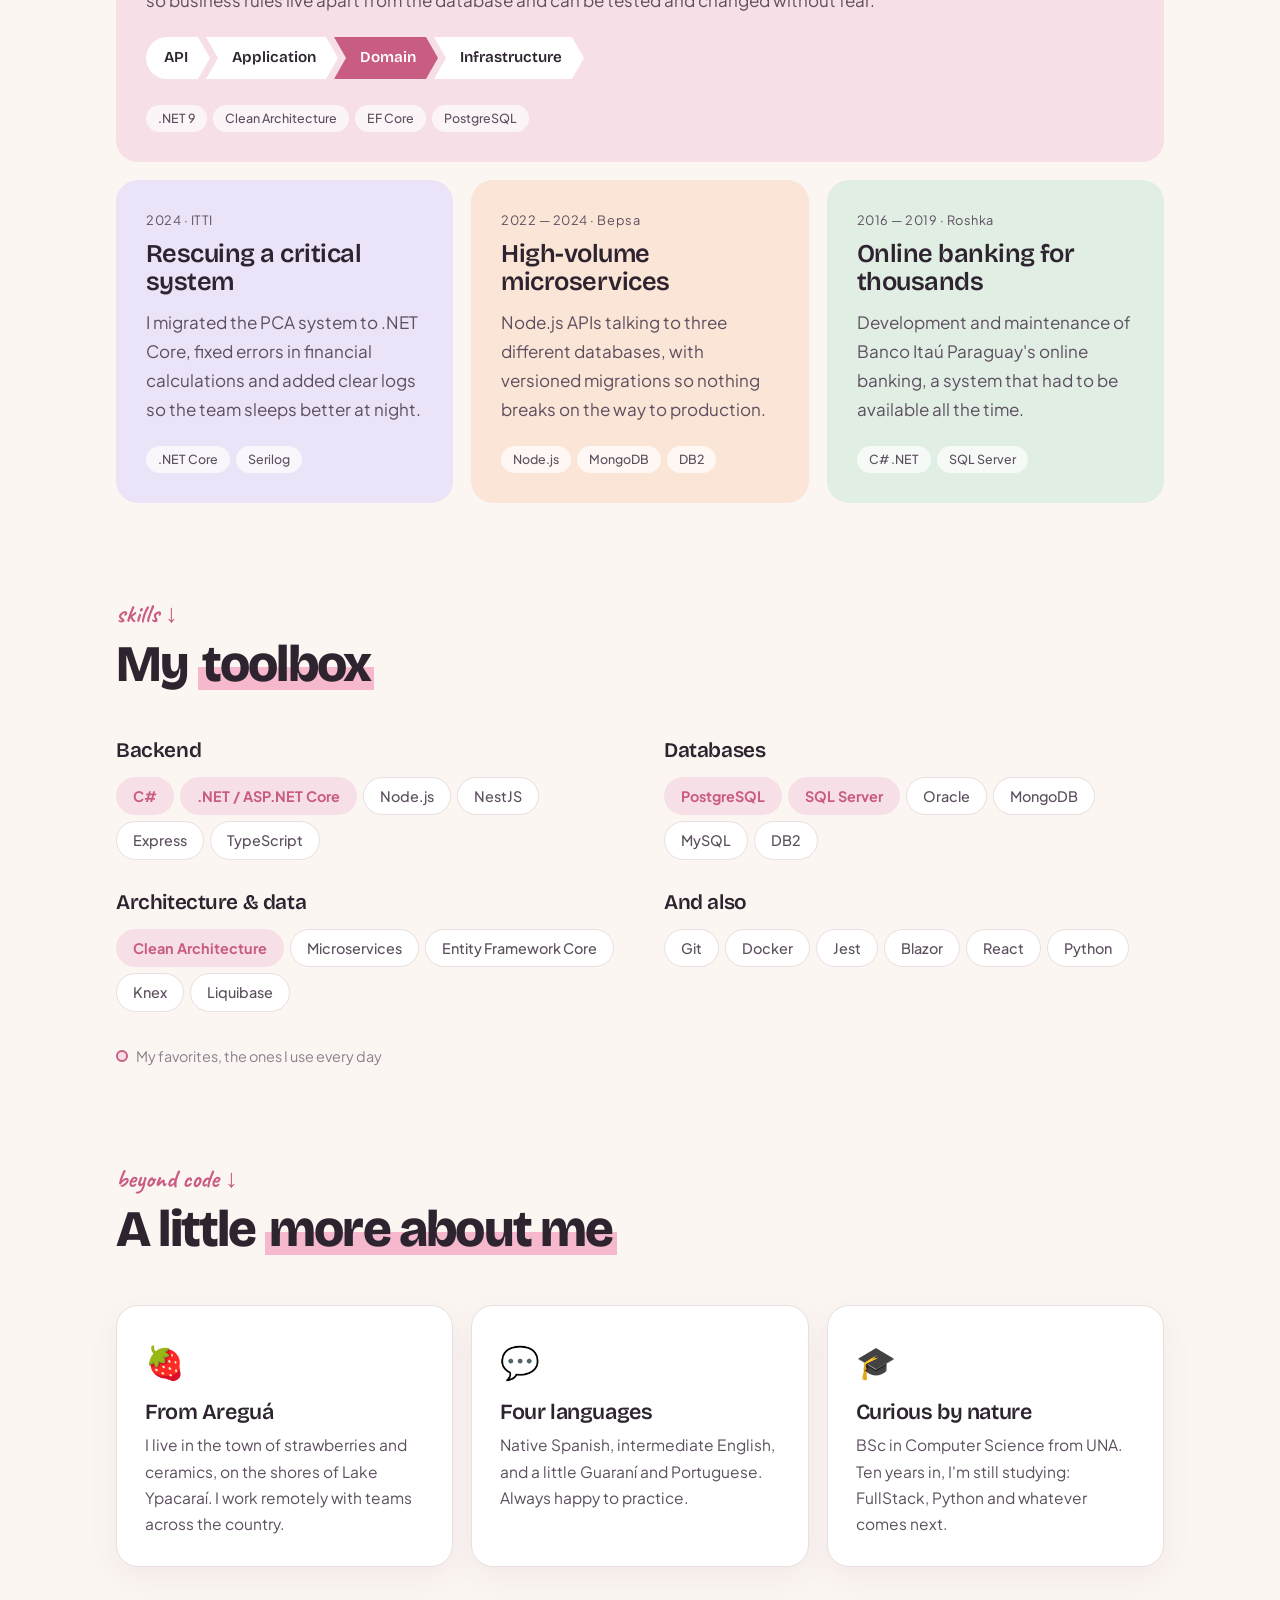
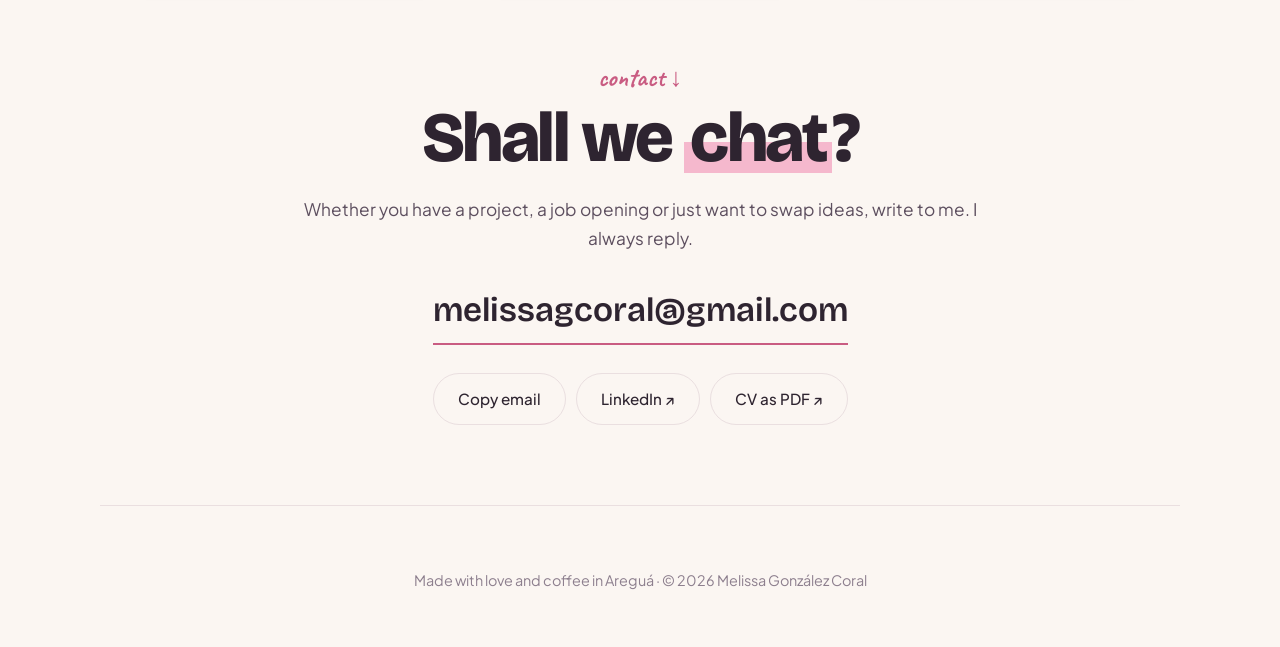
<file: v2/index.html>
<!doctype html>
<html lang="es">
<head>
  <meta charset="utf-8" />
  <meta name="viewport" content="width=device-width, initial-scale=1" />
  <title>Melissa González Coral · Backend Engineer</title>
  <meta name="description" content="Backend Engineer en Paraguay. +10 años construyendo sistemas para banca y finanzas con .NET, Node.js y PostgreSQL." />
  <meta property="og:title" content="Melissa González Coral · Backend Engineer" />
  <meta property="og:description" content="+10 años construyendo sistemas confiables para banca y finanzas." />
  <link rel="icon" href="data:image/svg+xml,<svg xmlns='http://www.w3.org/2000/svg' viewBox='0 0 32 32'><rect width='32' height='32' rx='10' fill='%23c95c82'/><text x='16' y='23' text-anchor='middle' font-family='Arial' font-weight='800' font-size='18' fill='white'>m</text></svg>" />
  <link rel="preconnect" href="https://fonts.googleapis.com" />
  <link rel="preconnect" href="https://fonts.gstatic.com" crossorigin />
  <link href="https://fonts.googleapis.com/css2?family=Bricolage+Grotesque:opsz,wght@12..96,400;12..96,600;12..96,800&family=Plus+Jakarta+Sans:wght@400;500;700&family=Caveat:wght@500;700&display=swap" rel="stylesheet" />
  <link rel="stylesheet" href="styles.css" />
  <script>
    try { const t = localStorage.getItem("theme"); if (t) document.documentElement.dataset.theme = t; } catch (e) {}
  </script>
</head>
<body>
  <a class="skip" href="#main" data-i18n="skip">Saltar al contenido</a>

  <header class="nav">
    <a class="nav__brand" href="#top">mel<span>✦</span>gonzález</a>
    <nav id="nav-links" class="nav__links">
      <a href="#sobre-mi" data-i18n="nav.about">Sobre mí</a>
      <a href="#experiencia" data-i18n="nav.exp">Experiencia</a>
      <a href="#proyectos" data-i18n="nav.proj">Proyectos</a>
      <a href="#habilidades" data-i18n="nav.skills">Habilidades</a>
      <a href="#mas-alla" data-i18n="nav.beyond">Más allá</a>
      <a href="#contacto" class="nav__cta" data-i18n="nav.contact">Contacto</a>
    </nav>
    <div class="nav__actions">
      <button class="lang" aria-label="Switch to English" title="Español / English">
        <span data-l="es">ES</span><span data-l="en">EN</span>
      </button>
      <button class="theme" aria-label="Cambiar tema claro u oscuro" title="Cambiar tema">
        <span class="theme__sun">☀︎</span><span class="theme__moon">☾</span>
      </button>
      <button class="nav__toggle" aria-expanded="false" aria-controls="nav-links" aria-label="Abrir menú">
        <span></span><span></span>
      </button>
    </div>
  </header>

  <main id="main">
    <!-- HERO -->
    <section id="top" class="hero">
      <div class="blob blob--1" aria-hidden="true"></div>
      <div class="blob blob--2" aria-hidden="true"></div>
      <div class="hero__inner">
        <p class="hand hero__hello" data-i18n="hero.hello">¡hola! soy</p>
        <h1 class="hero__name">
          Melissa<br />González Coral
          <span class="sticker" data-i18n="hero.sticker">Backend Engineer ✦</span>
        </h1>
        <p class="hero__lead" data-i18n="hero.lead">
          Desde Areguá, Paraguay, construyo hace más de diez años los sistemas que están detrás de
          bancos y financieras: esos que nadie ve, pero que tienen que funcionar <mark>siempre</mark>.
        </p>
        <p class="hero__tags">
          <span>C# · .NET</span><span>Node.js</span><span>PostgreSQL</span><span>Clean Architecture</span>
        </p>
        <div class="hero__cta">
          <a class="btn btn--primary" href="#contacto" data-i18n="hero.cta">Hablemos</a>
          <a class="btn btn--ghost" href="../assets/MelissaGonzalez_CV.pdf" target="_blank" rel="noopener" data-i18n="hero.cv">Ver CV</a>
        </div>
        <p class="hero__status"><span class="pulse" aria-hidden="true"></span> <span data-i18n="hero.status">Abierta a nuevas oportunidades · remoto</span></p>
      </div>
    </section>

    <!-- ABOUT -->
    <section id="sobre-mi" class="section">
      <div class="section__head">
        <p class="hand kicker" data-i18n="about.kicker">sobre mí ↓</p>
        <h2 data-i18n="about.title">Ordenar lo complejo es <mark>lo mío</mark></h2>
      </div>
      <div class="about">
        <div class="about__text">
          <p data-i18n="about.p1">
            Empecé programando aplicaciones financieras en 2013 y desde entonces no me fui del
            mundo de los números serios: <strong>homebanking, originación de crédito, gestión financiera</strong>.
            Ahí aprendí que un bug no es solo un error en pantalla, es el dinero de alguien.
          </p>
          <p data-i18n="about.p2">
            Hoy diseño APIs y modernizo sistemas legacy hacia arquitecturas más limpias y fáciles
            de mantener. Me gusta entender el negocio antes de escribir código, explicar las
            cosas con calma y dejar todo un poquito mejor de como lo encontré.
          </p>
        </div>
        <ul class="values">
          <li>
            <span class="values__icon" aria-hidden="true">🌱</span>
            <h3 data-i18n="v1.t">Cuidar los detalles</h3>
            <p data-i18n="v1.p">La integridad de los datos no se negocia. Reviso dos veces y pruebo tres.</p>
          </li>
          <li>
            <span class="values__icon" aria-hidden="true">🧩</span>
            <h3 data-i18n="v2.t">Simplificar</h3>
            <p data-i18n="v2.p">Transformo sistemas enredados en piezas claras que el equipo entiende.</p>
          </li>
          <li>
            <span class="values__icon" aria-hidden="true">📚</span>
            <h3 data-i18n="v3.t">Aprender siempre</h3>
            <p data-i18n="v3.p">En 2025 terminé un Diplomado FullStack como Estudiante Destacada.</p>
          </li>
        </ul>
      </div>
    </section>

    <!-- EXPERIENCE -->
    <section id="experiencia" class="section">
      <div class="section__head">
        <p class="hand kicker" data-i18n="exp.kicker">mi recorrido ↓</p>
        <h2 data-i18n="exp.title">Más de una década <mark>construyendo</mark></h2>
      </div>
      <ol class="timeline">
        <li class="job job--current">
          <div class="job__when" data-i18n="j1.when">Jun 2024 — hoy</div>
          <div class="job__body">
            <h3><span data-i18n="j1.role">SSR Software Engineer</span> <span class="job__at">@ ITTI</span></h3>
            <p data-i18n="j1.p">Diseño un nuevo sistema de originación de crédito en .NET 9 y PostgreSQL con Clean Architecture, y migré el sistema PCA corrigiendo bugs críticos de lógica financiera. Sumé logging con Serilog para que el equipo encuentre errores más rápido.</p>
            <ul class="chips"><li>.NET 9</li><li>EF Core</li><li>PostgreSQL</li><li>Node.js</li><li>Serilog</li></ul>
          </div>
        </li>
        <li class="job">
          <div class="job__when">Feb 2022 — May 2024</div>
          <div class="job__body">
            <h3><span data-i18n="j2.role">Desarrolladora Backend</span> <span class="job__at">@ Bepsa del Paraguay</span></h3>
            <p data-i18n="j2.p">APIs REST en Node.js y Express dentro de microservicios de alto volumen, integrando PostgreSQL, MongoDB y DB2. Modernización de módulos legacy en C# y migraciones con Knex y Liquibase.</p>
            <ul class="chips"><li>Node.js</li><li>Express</li><li>MongoDB</li><li>DB2</li><li>Liquibase</li></ul>
          </div>
        </li>
        <li class="job">
          <div class="job__when">Nov 2021 — Feb 2022</div>
          <div class="job__body">
            <h3><span data-i18n="j3.role">Desarrolladora</span> <span class="job__at">@ ITTI</span></h3>
            <p data-i18n="j3.p">Sistema SGR en C# con DevExpress XAF/XPO y SQL Server.</p>
          </div>
        </li>
        <li class="job">
          <div class="job__when">Jul 2019 — Nov 2021</div>
          <div class="job__body">
            <h3><span data-i18n="j4.role">Desarrolladora</span> <span class="job__at">@ Evoxys Software</span></h3>
            <p data-i18n="j4.p">Sistemas de gestión de RR.HH. para PyMEs con .NET Core y Blazor.</p>
          </div>
        </li>
        <li class="job">
          <div class="job__when" data-i18n="j5.when">Abr 2019 — Jul 2019</div>
          <div class="job__body">
            <h3><span data-i18n="j5.role">Analista / Desarrolladora</span> <span class="job__at">@ IdTknology</span></h3>
            <p data-i18n="j5.p">CRM para Fortaleza S.A. en .NET Core y SQL Server.</p>
          </div>
        </li>
        <li class="job">
          <div class="job__when" data-i18n="j6.when">Abr 2016 — Feb 2019</div>
          <div class="job__body">
            <h3><span data-i18n="j6.role">Analista / Desarrolladora</span> <span class="job__at">@ Roshka</span></h3>
            <p data-i18n="j6.p">Homebanking de Banco Itaú Paraguay y sistema de gestión financiera de CAJUBI, en C# .NET y SQL Server.</p>
          </div>
        </li>
        <li class="job">
          <div class="job__when" data-i18n="j7.when">Oct 2013 — Abr 2016</div>
          <div class="job__body">
            <h3><span data-i18n="j7.role">Analista / Desarrolladora</span> <span class="job__at">@ Inverfin</span></h3>
            <p data-i18n="j7.p">Donde empezó todo: una aplicación financiera en C# .NET y Oracle.</p>
          </div>
        </li>
      </ol>
    </section>

    <!-- PROJECTS -->
    <section id="proyectos" class="section">
      <div class="section__head">
        <p class="hand kicker" data-i18n="proj.kicker">proyectos ↓</p>
        <h2 data-i18n="proj.title">Cosas de las que estoy <mark>orgullosa</mark></h2>
      </div>
      <div class="projects">
        <article class="project project--rose project--wide">
          <p class="project__tag" data-i18n="p1.tag">2024 — hoy · ITTI</p>
          <h3 data-i18n="p1.t">Un sistema de crédito, desde cero</h3>
          <p data-i18n="p1.p">
            Diseñar un sistema nuevo es una oportunidad que no llega seguido. Lo armé por capas,
            para que las reglas del negocio vivan separadas de la base de datos y se puedan
            probar y cambiar sin miedo.
          </p>
          <div class="layers" aria-label="Capas de la arquitectura">
            <span>API</span><span data-i18n="l.app">Aplicación</span><span data-i18n="l.dom">Dominio</span><span data-i18n="l.inf">Infraestructura</span>
          </div>
          <ul class="chips"><li>.NET 9</li><li>Clean Architecture</li><li>EF Core</li><li>PostgreSQL</li></ul>
        </article>
        <article class="project project--lilac">
          <p class="project__tag">2024 · ITTI</p>
          <h3 data-i18n="p2.t">Rescatar un sistema crítico</h3>
          <p data-i18n="p2.p">Migré el sistema PCA a .NET Core, corregí errores en cálculos financieros y sumé logs claros para que el equipo duerma más tranquilo.</p>
          <ul class="chips"><li>.NET Core</li><li>Serilog</li></ul>
        </article>
        <article class="project project--peach">
          <p class="project__tag">2022 — 2024 · Bepsa</p>
          <h3 data-i18n="p3.t">Microservicios de alto volumen</h3>
          <p data-i18n="p3.p">APIs en Node.js que conversan con tres bases de datos distintas, con migraciones versionadas para que nada se rompa al pasar a producción.</p>
          <ul class="chips"><li>Node.js</li><li>MongoDB</li><li>DB2</li></ul>
        </article>
        <article class="project project--sage">
          <p class="project__tag">2016 — 2019 · Roshka</p>
          <h3 data-i18n="p4.t">El homebanking de miles de personas</h3>
          <p data-i18n="p4.p">Desarrollo y mantenimiento del homebanking de Banco Itaú Paraguay, un sistema que tenía que estar disponible todo el tiempo.</p>
          <ul class="chips"><li>C# .NET</li><li>SQL Server</li></ul>
        </article>
      </div>
    </section>

    <!-- SKILLS -->
    <section id="habilidades" class="section">
      <div class="section__head">
        <p class="hand kicker" data-i18n="sk.kicker">habilidades ↓</p>
        <h2 data-i18n="sk.title">Mi caja de <mark>herramientas</mark></h2>
      </div>
      <div class="skills">
        <div class="skills__group">
          <h3>Backend</h3>
          <ul class="chips chips--lg"><li class="fav">C#</li><li class="fav">.NET / ASP.NET Core</li><li>Node.js</li><li>NestJS</li><li>Express</li><li>TypeScript</li></ul>
        </div>
        <div class="skills__group">
          <h3 data-i18n="sk.db">Bases de datos</h3>
          <ul class="chips chips--lg"><li class="fav">PostgreSQL</li><li class="fav">SQL Server</li><li>Oracle</li><li>MongoDB</li><li>MySQL</li><li>DB2</li></ul>
        </div>
        <div class="skills__group">
          <h3 data-i18n="sk.arch">Arquitectura y datos</h3>
          <ul class="chips chips--lg"><li class="fav">Clean Architecture</li><li data-i18n="sk.micro">Microservicios</li><li>Entity Framework Core</li><li>Knex</li><li>Liquibase</li></ul>
        </div>
        <div class="skills__group">
          <h3 data-i18n="sk.more">Y también</h3>
          <ul class="chips chips--lg"><li>Git</li><li>Docker</li><li>Jest</li><li>Blazor</li><li>React</li><li>Python</li></ul>
        </div>
      </div>
      <p class="skills__note"><span class="fav-dot"></span> <span data-i18n="sk.note">Mis favoritas, las que uso todos los días</span></p>
    </section>

    <!-- BEYOND CODE -->
    <section id="mas-alla" class="section">
      <div class="section__head">
        <p class="hand kicker" data-i18n="b.kicker">más allá del código ↓</p>
        <h2 data-i18n="b.title">Un poquito <mark>más de mí</mark></h2>
      </div>
      <div class="beyond">
        <div class="beyond__card">
          <span class="beyond__emoji" aria-hidden="true">🍓</span>
          <h3 data-i18n="b1.t">Desde Areguá</h3>
          <p data-i18n="b1.p">Vivo en la ciudad de las frutillas y la cerámica, a orillas del lago Ypacaraí. Trabajo en remoto con equipos de todo el país.</p>
        </div>
        <div class="beyond__card">
          <span class="beyond__emoji" aria-hidden="true">💬</span>
          <h3 data-i18n="b2.t">Cuatro idiomas</h3>
          <p data-i18n="b2.p">Español nativo, inglés intermedio, y un poquito de guaraní y portugués. Siempre lista para practicar.</p>
        </div>
        <div class="beyond__card">
          <span class="beyond__emoji" aria-hidden="true">🎓</span>
          <h3 data-i18n="b3.t">Curiosa por naturaleza</h3>
          <p data-i18n="b3.p">Licenciada en Ciencias Informáticas por la UNA. Después de diez años sigo estudiando: FullStack, Python y lo que venga.</p>
        </div>
        <!-- Agrega aquí tus hobbies: lectura, mascotas, música, viajes... (y su traducción en script.js) -->
      </div>
    </section>

    <!-- CONTACT -->
    <section id="contacto" class="section contact">
      <p class="hand kicker" data-i18n="c.kicker">contacto ↓</p>
      <h2 data-i18n="c.title">¿Charlamos <mark>un ratito</mark>?</h2>
      <p class="contact__lead" data-i18n="c.lead">Si tenés un proyecto, una vacante o simplemente querés intercambiar ideas, escribime. Respondo siempre.</p>
      <a class="contact__mail" href="mailto:melissagcoral@gmail.com">melissagcoral@gmail.com</a>
      <div class="contact__links">
        <button class="btn btn--ghost copy" data-copy="melissagcoral@gmail.com" data-i18n="c.copy">Copiar email</button>
        <a class="btn btn--ghost" href="https://www.linkedin.com/in/melissagcoral" target="_blank" rel="noopener">LinkedIn ↗</a>
        <a class="btn btn--ghost" href="../assets/MelissaGonzalez_CV.pdf" target="_blank" rel="noopener" data-i18n="c.cv">CV en PDF ↗</a>
        <!-- <a class="btn btn--ghost" href="https://github.com/TU_USUARIO" target="_blank" rel="noopener">GitHub ↗</a> -->
      </div>
    </section>
  </main>

  <footer class="footer">
    <p><span data-i18n="footer">Hecho con cariño y café desde Areguá</span> · © <span id="year"></span> Melissa González Coral</p>
  </footer>

  <script src="script.js"></script>
</body>
</html>
</file>
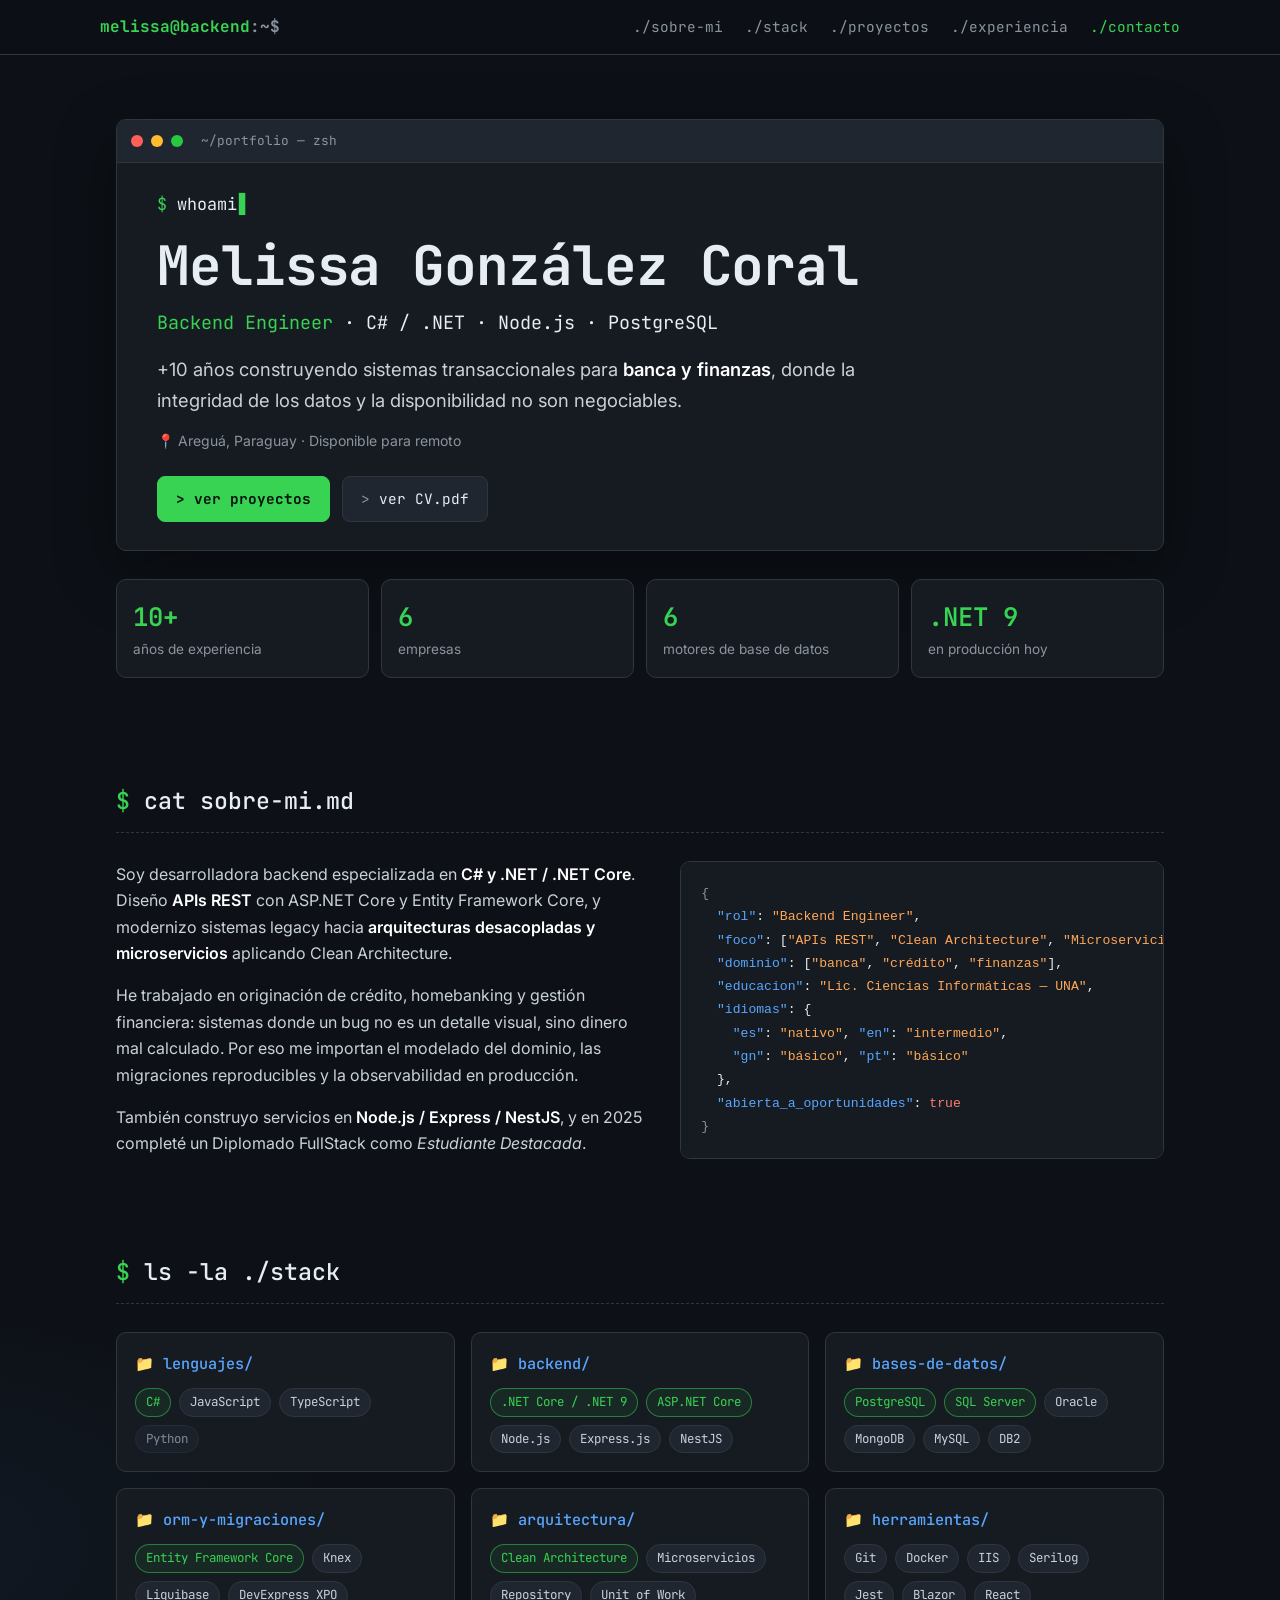
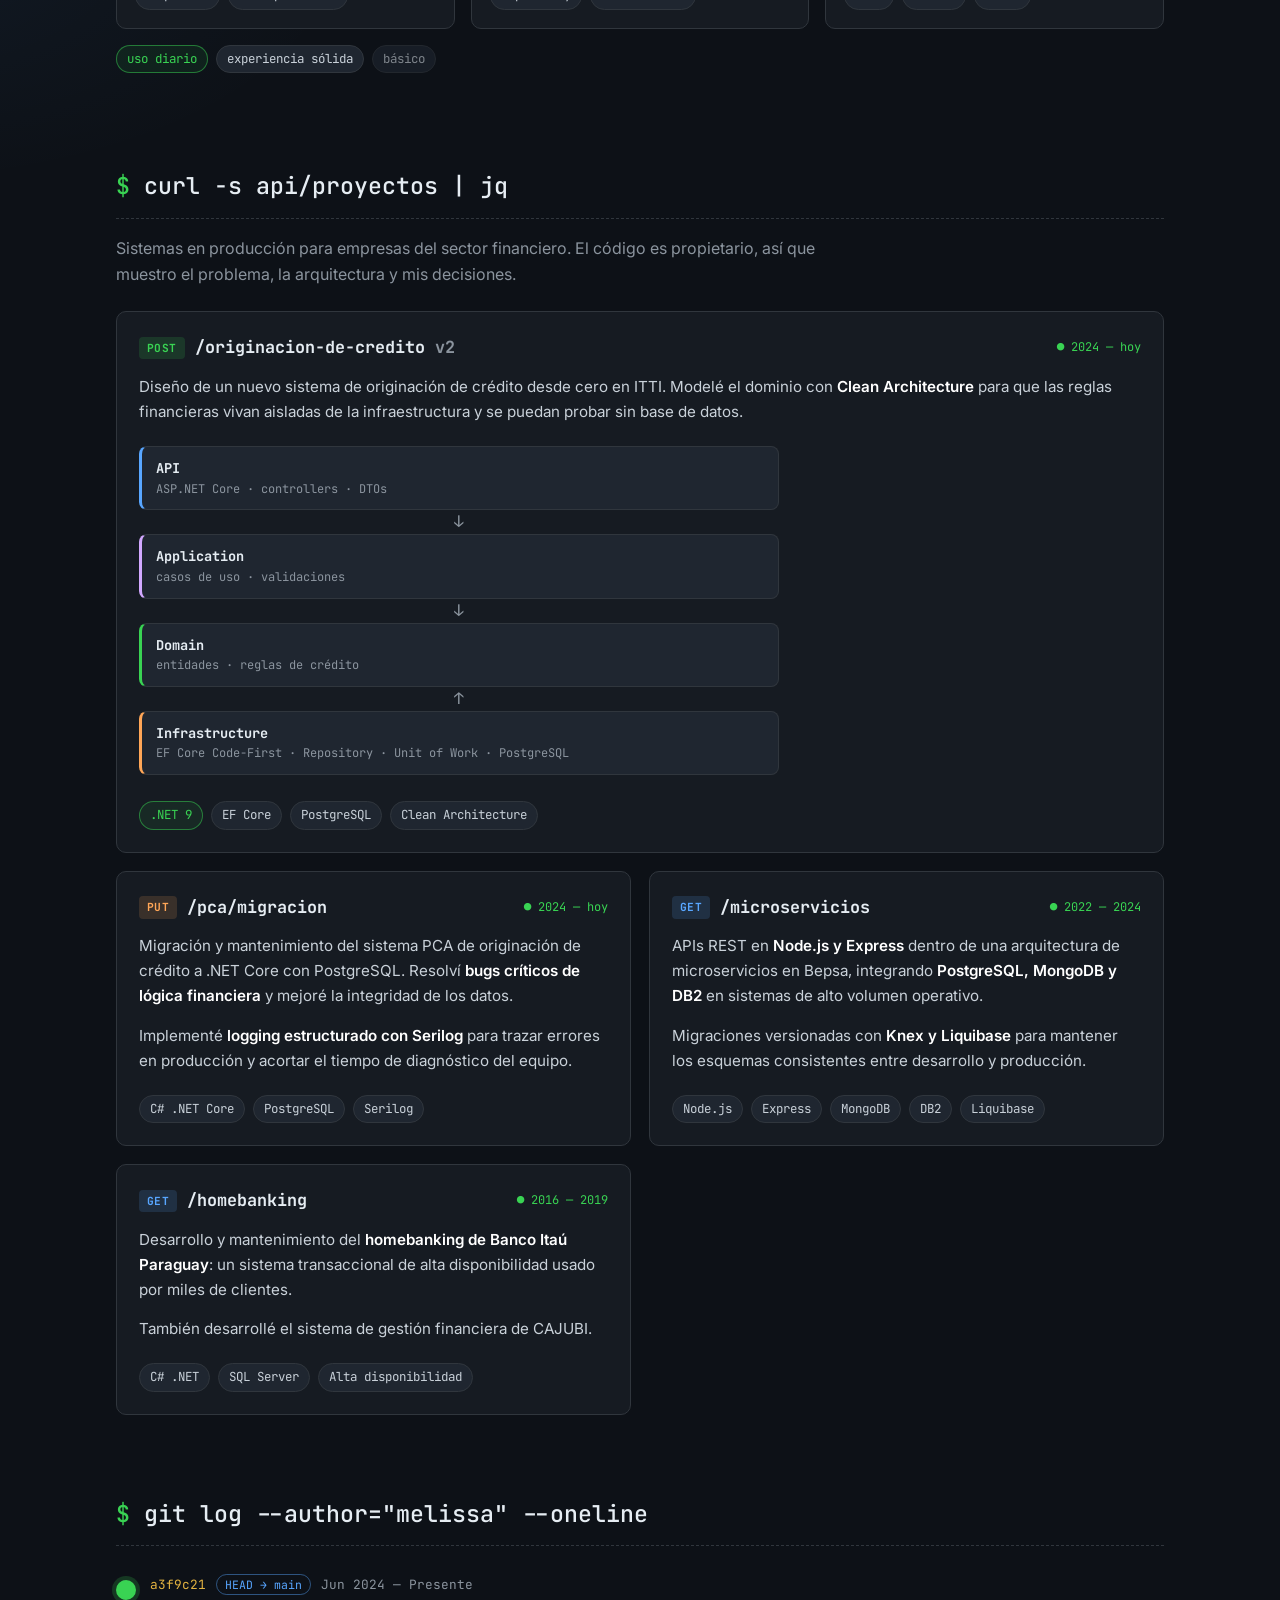
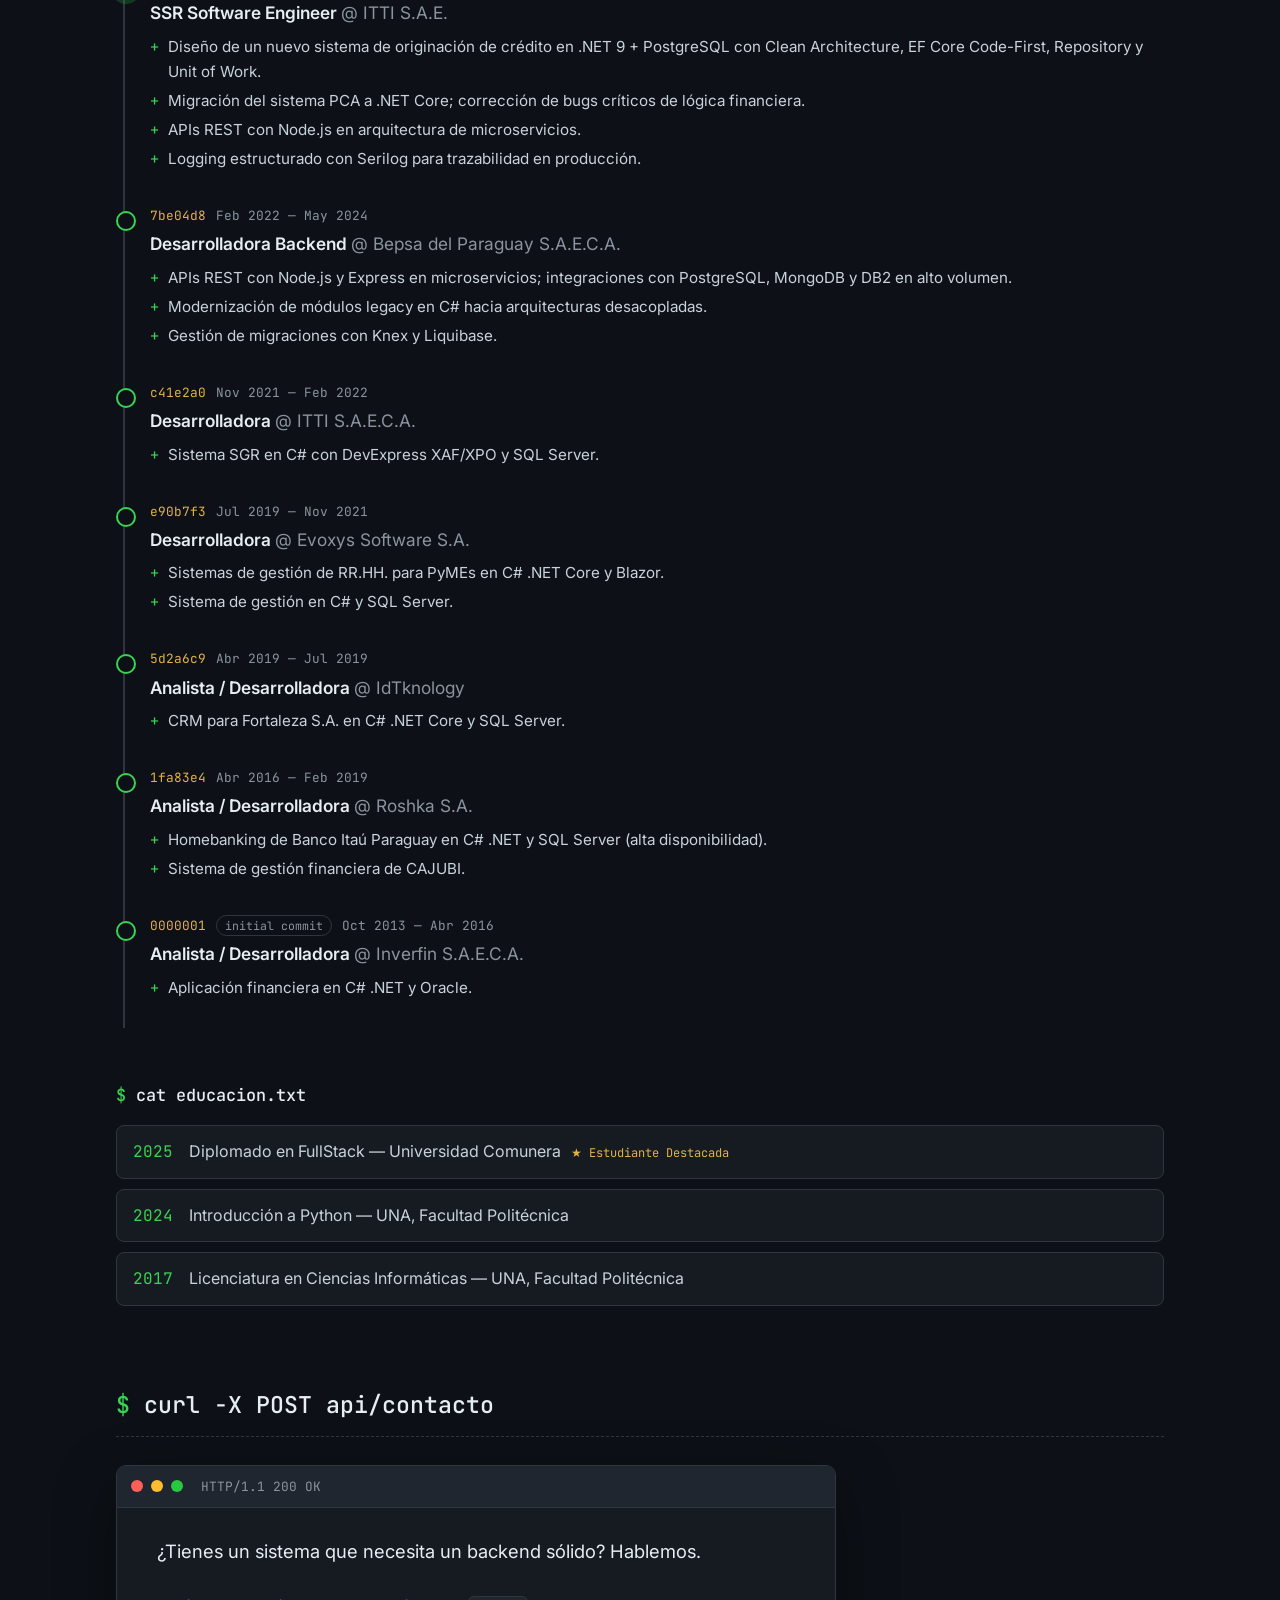
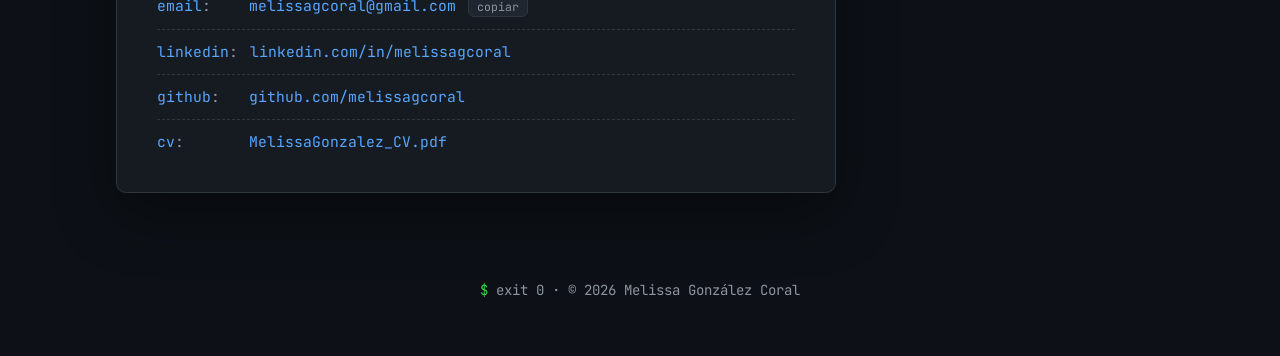
<file: v3/index.html>
<!doctype html>
<html lang="es">
<head>
  <meta charset="utf-8" />
  <meta name="viewport" content="width=device-width, initial-scale=1" />
  <title>Melissa González Coral · Backend Engineer</title>
  <meta name="description" content="Backend Engineer con +10 años en C#/.NET y Node.js. APIs REST, Clean Architecture y microservicios para sistemas financieros." />
  <meta property="og:title" content="Melissa González Coral · Backend Engineer" />
  <meta property="og:description" content="+10 años construyendo backends para banca y finanzas con .NET, Node.js y PostgreSQL." />
  <meta property="og:type" content="website" />
  <link rel="icon" href="data:image/svg+xml,<svg xmlns='http://www.w3.org/2000/svg' viewBox='0 0 32 32'><rect width='32' height='32' rx='6' fill='%230d1117'/><text x='5' y='22' font-family='monospace' font-size='16' fill='%2339d353'>&gt;_</text></svg>" />
  <link rel="preconnect" href="https://fonts.googleapis.com" />
  <link rel="preconnect" href="https://fonts.gstatic.com" crossorigin />
  <link href="https://fonts.googleapis.com/css2?family=JetBrains+Mono:wght@400;500;700&family=Inter:wght@400;500;600&display=swap" rel="stylesheet" />
  <link rel="stylesheet" href="styles.css" />
</head>
<body>
  <a class="skip" href="#main">Saltar al contenido</a>

  <header class="nav">
    <a class="nav__brand" href="#top" aria-label="Inicio">
      <span class="prompt">melissa@backend</span><span class="muted">:~$</span>
    </a>
    <button class="nav__toggle" aria-expanded="false" aria-controls="nav-links" aria-label="Abrir menú">
      <span></span><span></span><span></span>
    </button>
    <nav id="nav-links" class="nav__links">
      <a href="#about">./sobre-mi</a>
      <a href="#stack">./stack</a>
      <a href="#projects">./proyectos</a>
      <a href="#experience">./experiencia</a>
      <a href="#contact">./contacto</a>
    </nav>
  </header>

  <main id="main">
    <!-- HERO -->
    <section id="top" class="hero">
      <div class="window">
        <div class="window__bar">
          <span class="dot dot--r"></span><span class="dot dot--y"></span><span class="dot dot--g"></span>
          <span class="window__title">~/portfolio — zsh</span>
        </div>
        <div class="window__body">
          <p class="line"><span class="prompt">$</span> <span id="typed" data-text="whoami"></span><span class="cursor" aria-hidden="true">▋</span></p>
          <div class="hero__out" id="hero-out">
            <h1>Melissa González Coral</h1>
            <p class="hero__role"><span class="accent">Backend Engineer</span> · C# / .NET · Node.js · PostgreSQL</p>
            <p class="hero__lead">
              +10 años construyendo sistemas transaccionales para <strong>banca y finanzas</strong>,
              donde la integridad de los datos y la disponibilidad no son negociables.
            </p>
            <p class="muted small">📍 Areguá, Paraguay · Disponible para remoto</p>
            <div class="hero__cta">
              <a class="btn btn--primary" href="#projects">ver proyectos</a>
              <a class="btn" href="../assets/MelissaGonzalez_CV.pdf" target="_blank" rel="noopener">ver CV.pdf</a>
            </div>
          </div>
        </div>
      </div>

      <ul class="stats" aria-label="Resumen">
        <li><strong>10+</strong><span>años de experiencia</span></li>
        <li><strong>6</strong><span>empresas</span></li>
        <li><strong>6</strong><span>motores de base de datos</span></li>
        <li><strong>.NET 9</strong><span>en producción hoy</span></li>
      </ul>
    </section>

    <!-- ABOUT -->
    <section id="about" class="section">
      <h2 class="section__title"><span class="prompt">$</span> cat sobre-mi.md</h2>
      <div class="about">
        <div class="about__text">
          <p>
            Soy desarrolladora backend especializada en <strong>C# y .NET / .NET Core</strong>.
            Diseño <strong>APIs REST</strong> con ASP.NET Core y Entity Framework Core, y
            modernizo sistemas legacy hacia <strong>arquitecturas desacopladas y microservicios</strong>
            aplicando Clean Architecture.
          </p>
          <p>
            He trabajado en originación de crédito, homebanking y gestión financiera: sistemas
            donde un bug no es un detalle visual, sino dinero mal calculado. Por eso me importan
            el modelado del dominio, las migraciones reproducibles y la observabilidad en producción.
          </p>
          <p>
            También construyo servicios en <strong>Node.js / Express / NestJS</strong>, y en 2025
            completé un Diplomado FullStack como <em>Estudiante Destacada</em>.
          </p>
        </div>
        <pre class="code" aria-label="Perfil en formato JSON"><code><span class="t-p">{</span>
  <span class="t-k">"rol"</span>: <span class="t-s">"Backend Engineer"</span>,
  <span class="t-k">"foco"</span>: [<span class="t-s">"APIs REST"</span>, <span class="t-s">"Clean Architecture"</span>, <span class="t-s">"Microservicios"</span>],
  <span class="t-k">"dominio"</span>: [<span class="t-s">"banca"</span>, <span class="t-s">"crédito"</span>, <span class="t-s">"finanzas"</span>],
  <span class="t-k">"educacion"</span>: <span class="t-s">"Lic. Ciencias Informáticas — UNA"</span>,
  <span class="t-k">"idiomas"</span>: {
    <span class="t-k">"es"</span>: <span class="t-s">"nativo"</span>, <span class="t-k">"en"</span>: <span class="t-s">"intermedio"</span>,
    <span class="t-k">"gn"</span>: <span class="t-s">"básico"</span>, <span class="t-k">"pt"</span>: <span class="t-s">"básico"</span>
  },
  <span class="t-k">"abierta_a_oportunidades"</span>: <span class="t-b">true</span>
<span class="t-p">}</span></code></pre>
      </div>
    </section>

    <!-- STACK -->
    <section id="stack" class="section">
      <h2 class="section__title"><span class="prompt">$</span> ls -la ./stack</h2>
      <div class="stack">
        <div class="stack__group">
          <h3>lenguajes/</h3>
          <ul class="tags"><li class="tag tag--hi">C#</li><li class="tag">JavaScript</li><li class="tag">TypeScript</li><li class="tag tag--lo">Python</li></ul>
        </div>
        <div class="stack__group">
          <h3>backend/</h3>
          <ul class="tags"><li class="tag tag--hi">.NET Core / .NET 9</li><li class="tag tag--hi">ASP.NET Core</li><li class="tag">Node.js</li><li class="tag">Express.js</li><li class="tag">NestJS</li></ul>
        </div>
        <div class="stack__group">
          <h3>bases-de-datos/</h3>
          <ul class="tags"><li class="tag tag--hi">PostgreSQL</li><li class="tag tag--hi">SQL Server</li><li class="tag">Oracle</li><li class="tag">MongoDB</li><li class="tag">MySQL</li><li class="tag">DB2</li></ul>
        </div>
        <div class="stack__group">
          <h3>orm-y-migraciones/</h3>
          <ul class="tags"><li class="tag tag--hi">Entity Framework Core</li><li class="tag">Knex</li><li class="tag">Liquibase</li><li class="tag">DevExpress XPO</li></ul>
        </div>
        <div class="stack__group">
          <h3>arquitectura/</h3>
          <ul class="tags"><li class="tag tag--hi">Clean Architecture</li><li class="tag">Microservicios</li><li class="tag">Repository</li><li class="tag">Unit of Work</li></ul>
        </div>
        <div class="stack__group">
          <h3>herramientas/</h3>
          <ul class="tags"><li class="tag">Git</li><li class="tag">Docker</li><li class="tag">IIS</li><li class="tag">Serilog</li><li class="tag">Jest</li><li class="tag">Blazor</li><li class="tag">React</li></ul>
        </div>
      </div>
      <p class="legend muted small"><span class="tag tag--hi">uso diario</span> <span class="tag">experiencia sólida</span> <span class="tag tag--lo">básico</span></p>
    </section>

    <!-- PROJECTS -->
    <section id="projects" class="section">
      <h2 class="section__title"><span class="prompt">$</span> curl -s api/proyectos | jq</h2>
      <p class="muted section__note">Sistemas en producción para empresas del sector financiero. El código es propietario, así que muestro el problema, la arquitectura y mis decisiones.</p>

      <div class="projects">
        <article class="card card--feature">
          <header class="card__head">
            <span class="method method--post">POST</span>
            <h3>/originacion-de-credito <span class="muted">v2</span></h3>
            <span class="status">● 2024 — hoy</span>
          </header>
          <p>
            Diseño de un nuevo sistema de originación de crédito desde cero en ITTI. Modelé el dominio
            con <strong>Clean Architecture</strong> para que las reglas financieras vivan aisladas de la
            infraestructura y se puedan probar sin base de datos.
          </p>
          <div class="arch" aria-label="Diagrama de capas">
            <div class="arch__layer arch__layer--api">API <small>ASP.NET Core · controllers · DTOs</small></div>
            <div class="arch__arrow">↓</div>
            <div class="arch__layer arch__layer--app">Application <small>casos de uso · validaciones</small></div>
            <div class="arch__arrow">↓</div>
            <div class="arch__layer arch__layer--dom">Domain <small>entidades · reglas de crédito</small></div>
            <div class="arch__arrow">↑</div>
            <div class="arch__layer arch__layer--inf">Infrastructure <small>EF Core Code-First · Repository · Unit of Work · PostgreSQL</small></div>
          </div>
          <ul class="tags"><li class="tag tag--hi">.NET 9</li><li class="tag">EF Core</li><li class="tag">PostgreSQL</li><li class="tag">Clean Architecture</li></ul>
        </article>

        <article class="card">
          <header class="card__head">
            <span class="method method--put">PUT</span>
            <h3>/pca/migracion</h3>
            <span class="status">● 2024 — hoy</span>
          </header>
          <p>
            Migración y mantenimiento del sistema PCA de originación de crédito a .NET Core con
            PostgreSQL. Resolví <strong>bugs críticos de lógica financiera</strong> y mejoré la
            integridad de los datos.
          </p>
          <p>
            Implementé <strong>logging estructurado con Serilog</strong> para trazar errores en
            producción y acortar el tiempo de diagnóstico del equipo.
          </p>
          <ul class="tags"><li class="tag">C# .NET Core</li><li class="tag">PostgreSQL</li><li class="tag">Serilog</li></ul>
        </article>

        <article class="card">
          <header class="card__head">
            <span class="method method--get">GET</span>
            <h3>/microservicios</h3>
            <span class="status">● 2022 — 2024</span>
          </header>
          <p>
            APIs REST en <strong>Node.js y Express</strong> dentro de una arquitectura de
            microservicios en Bepsa, integrando <strong>PostgreSQL, MongoDB y DB2</strong> en
            sistemas de alto volumen operativo.
          </p>
          <p>
            Migraciones versionadas con <strong>Knex y Liquibase</strong> para mantener los esquemas
            consistentes entre desarrollo y producción.
          </p>
          <ul class="tags"><li class="tag">Node.js</li><li class="tag">Express</li><li class="tag">MongoDB</li><li class="tag">DB2</li><li class="tag">Liquibase</li></ul>
        </article>

        <article class="card">
          <header class="card__head">
            <span class="method method--get">GET</span>
            <h3>/homebanking</h3>
            <span class="status">● 2016 — 2019</span>
          </header>
          <p>
            Desarrollo y mantenimiento del <strong>homebanking de Banco Itaú Paraguay</strong>:
            un sistema transaccional de alta disponibilidad usado por miles de clientes.
          </p>
          <p>
            También desarrollé el sistema de gestión financiera de CAJUBI.
          </p>
          <ul class="tags"><li class="tag">C# .NET</li><li class="tag">SQL Server</li><li class="tag">Alta disponibilidad</li></ul>
        </article>
      </div>
    </section>

    <!-- EXPERIENCE -->
    <section id="experience" class="section">
      <h2 class="section__title"><span class="prompt">$</span> git log --author="melissa" --oneline</h2>
      <ol class="log">
        <li class="log__item">
          <div class="log__meta"><span class="hash">a3f9c21</span><span class="branch">HEAD → main</span><time>Jun 2024 — Presente</time></div>
          <h3>SSR Software Engineer <span class="at">@ ITTI S.A.E.</span></h3>
          <ul>
            <li>Diseño de un nuevo sistema de originación de crédito en .NET 9 + PostgreSQL con Clean Architecture, EF Core Code-First, Repository y Unit of Work.</li>
            <li>Migración del sistema PCA a .NET Core; corrección de bugs críticos de lógica financiera.</li>
            <li>APIs REST con Node.js en arquitectura de microservicios.</li>
            <li>Logging estructurado con Serilog para trazabilidad en producción.</li>
          </ul>
        </li>
        <li class="log__item">
          <div class="log__meta"><span class="hash">7be04d8</span><time>Feb 2022 — May 2024</time></div>
          <h3>Desarrolladora Backend <span class="at">@ Bepsa del Paraguay S.A.E.C.A.</span></h3>
          <ul>
            <li>APIs REST con Node.js y Express en microservicios; integraciones con PostgreSQL, MongoDB y DB2 en alto volumen.</li>
            <li>Modernización de módulos legacy en C# hacia arquitecturas desacopladas.</li>
            <li>Gestión de migraciones con Knex y Liquibase.</li>
          </ul>
        </li>
        <li class="log__item">
          <div class="log__meta"><span class="hash">c41e2a0</span><time>Nov 2021 — Feb 2022</time></div>
          <h3>Desarrolladora <span class="at">@ ITTI S.A.E.C.A.</span></h3>
          <ul><li>Sistema SGR en C# con DevExpress XAF/XPO y SQL Server.</li></ul>
        </li>
        <li class="log__item">
          <div class="log__meta"><span class="hash">e90b7f3</span><time>Jul 2019 — Nov 2021</time></div>
          <h3>Desarrolladora <span class="at">@ Evoxys Software S.A.</span></h3>
          <ul>
            <li>Sistemas de gestión de RR.HH. para PyMEs en C# .NET Core y Blazor.</li>
            <li>Sistema de gestión en C# y SQL Server.</li>
          </ul>
        </li>
        <li class="log__item">
          <div class="log__meta"><span class="hash">5d2a6c9</span><time>Abr 2019 — Jul 2019</time></div>
          <h3>Analista / Desarrolladora <span class="at">@ IdTknology</span></h3>
          <ul><li>CRM para Fortaleza S.A. en C# .NET Core y SQL Server.</li></ul>
        </li>
        <li class="log__item">
          <div class="log__meta"><span class="hash">1fa83e4</span><time>Abr 2016 — Feb 2019</time></div>
          <h3>Analista / Desarrolladora <span class="at">@ Roshka S.A.</span></h3>
          <ul>
            <li>Homebanking de Banco Itaú Paraguay en C# .NET y SQL Server (alta disponibilidad).</li>
            <li>Sistema de gestión financiera de CAJUBI.</li>
          </ul>
        </li>
        <li class="log__item">
          <div class="log__meta"><span class="hash">0000001</span><span class="branch branch--init">initial commit</span><time>Oct 2013 — Abr 2016</time></div>
          <h3>Analista / Desarrolladora <span class="at">@ Inverfin S.A.E.C.A.</span></h3>
          <ul><li>Aplicación financiera en C# .NET y Oracle.</li></ul>
        </li>
      </ol>

      <h3 class="subhead"><span class="prompt">$</span> cat educacion.txt</h3>
      <ul class="edu">
        <li><time>2025</time> Diplomado en FullStack — Universidad Comunera <span class="badge">★ Estudiante Destacada</span></li>
        <li><time>2024</time> Introducción a Python — UNA, Facultad Politécnica</li>
        <li><time>2017</time> Licenciatura en Ciencias Informáticas — UNA, Facultad Politécnica</li>
      </ul>
    </section>

    <!-- CONTACT -->
    <section id="contact" class="section">
      <h2 class="section__title"><span class="prompt">$</span> curl -X POST api/contacto</h2>
      <div class="window window--contact">
        <div class="window__bar">
          <span class="dot dot--r"></span><span class="dot dot--y"></span><span class="dot dot--g"></span>
          <span class="window__title">HTTP/1.1 200 OK</span>
        </div>
        <div class="window__body">
          <p class="contact__lead">¿Tienes un sistema que necesita un backend sólido? Hablemos.</p>
          <ul class="contact">
            <li>
              <span class="t-k">email</span>
              <a href="mailto:melissagcoral@gmail.com">melissagcoral@gmail.com</a>
              <button class="copy" data-copy="melissagcoral@gmail.com" aria-label="Copiar email">copiar</button>
            </li>
            <li>
              <span class="t-k">linkedin</span>
              <a href="https://www.linkedin.com/in/melissagcoral" target="_blank" rel="noopener">linkedin.com/in/melissagcoral</a>
            </li>
            <li><span class="t-k">github</span><a href="https://github.com/melissagcoral" target="_blank" rel="noopener">github.com/melissagcoral</a></li>
            <li>
              <span class="t-k">cv</span>
              <a href="../assets/MelissaGonzalez_CV.pdf" target="_blank" rel="noopener">MelissaGonzalez_CV.pdf</a>
            </li>
          </ul>
        </div>
      </div>
    </section>
  </main>

  <footer class="footer">
    <p class="muted small"><span class="prompt">$</span> exit 0 · © <span id="year"></span> Melissa González Coral</p>
  </footer>

  <script src="script.js"></script>
</body>
</html>
</file>
<file: styles.css>
:root {
  --cream: #f3efe9;
  --paper: #fffdf9;
  --plum: #3c2a4d;
  --plum-2: #4a3760;
  --ink: #2f2438;
  --ink-2: #5c5064;
  --coral: #e8735f;
  --coral-d: #c4523f;
  --coral-soft: #f8d9d0;
  --lilac-soft: #e3dcf3;
  --sage-soft: #dbe8d8;
  --sand-soft: #f6e6c8;
  --line: #e2d9cf;
  --display: "Outfit", system-ui, sans-serif;
  --sans: "Nunito Sans", system-ui, -apple-system, "Segoe UI", sans-serif;
  --hand: "Caveat", "Segoe Print", cursive;
  --max: 1080px;
  --shadow: 0 14px 34px rgba(40, 20, 50, .16);
  --heading: #3c2a4d;
  --section: #3c2a4d;
  --btn: #3c2a4d;
  --btn-2: #4a3760;
  --btn-fg: #ffffff;
  --pill-bg: rgba(255, 255, 255, .45);
  --plus-bg: rgba(255, 255, 255, .6);
  --polaroid: #fffdf9;
  --art-coral: linear-gradient(135deg, #fbe1d8, #f3b9a8);
  --art-lilac: linear-gradient(135deg, #ece6f8, #c9bbec);
  --art-sage: linear-gradient(135deg, #e6f0e2, #b9d3b2);
  --art-sand: linear-gradient(135deg, #fbf0dc, #efd3a1);
  --venn-blend: multiply;
  color-scheme: light;
}

:root[data-theme="dark"] {
  --cream: #17121c;
  --paper: #31273a;
  --ink: #efe6f1;
  --ink-2: #bdafc4;
  --line: #3a2e44;
  --coral: #f08a76;
  --coral-d: #f4a08f;
  --coral-soft: #45292b;
  --lilac-soft: #2f2846;
  --sage-soft: #213128;
  --sand-soft: #3a2f20;
  --heading: #f6eef8;
  --section: #241a30;
  --btn: #f08a76;
  --btn-2: #f6a291;
  --btn-fg: #1b141f;
  --pill-bg: rgba(255, 255, 255, .06);
  --plus-bg: rgba(255, 255, 255, .12);
  --polaroid: #efe7de;
  --shadow: 0 14px 34px rgba(0, 0, 0, .45);
  --art-coral: linear-gradient(135deg, #5b3431, #7c463d);
  --art-lilac: linear-gradient(135deg, #3a3159, #54467e);
  --art-sage: linear-gradient(135deg, #2c4233, #3f5c46);
  --art-sand: linear-gradient(135deg, #4a3c24, #6a5430);
  --venn-blend: screen;
  color-scheme: dark;
}
@media (prefers-color-scheme: dark) {
  :root:not([data-theme="light"]) {
    --cream: #17121c;
    --paper: #31273a;
    --ink: #efe6f1;
    --ink-2: #bdafc4;
    --line: #3a2e44;
    --coral: #f08a76;
    --coral-d: #f4a08f;
    --coral-soft: #45292b;
    --lilac-soft: #2f2846;
    --sage-soft: #213128;
    --sand-soft: #3a2f20;
    --heading: #f6eef8;
    --section: #241a30;
    --btn: #f08a76;
    --btn-2: #f6a291;
    --btn-fg: #1b141f;
    --pill-bg: rgba(255, 255, 255, .06);
    --plus-bg: rgba(255, 255, 255, .12);
    --polaroid: #efe7de;
    --shadow: 0 14px 34px rgba(0, 0, 0, .45);
    --art-coral: linear-gradient(135deg, #5b3431, #7c463d);
    --art-lilac: linear-gradient(135deg, #3a3159, #54467e);
    --art-sage: linear-gradient(135deg, #2c4233, #3f5c46);
    --art-sand: linear-gradient(135deg, #4a3c24, #6a5430);
    --venn-blend: screen;
    color-scheme: dark;
  }
}

* { box-sizing: border-box; }
html { scroll-behavior: smooth; overflow-x: hidden; overflow-x: clip; }
body {
  margin: 0; background: var(--cream); color: var(--ink);
  transition: background-color .3s, color .3s;
  font-family: var(--sans); font-size: 17px; line-height: 1.65;
  -webkit-font-smoothing: antialiased; overflow-x: hidden; overflow-x: clip;
}
h1, h2, h3 { font-family: var(--display); line-height: 1.15; margin: 0; letter-spacing: -.01em; }
a { color: var(--coral-d); }
strong { color: var(--ink); }
.wrap { max-width: var(--max); margin: 0 auto; padding: 0 20px; }
.hand { font-family: var(--hand); }
.label {
  font-size: .75rem; font-weight: 700; letter-spacing: .14em; text-transform: uppercase;
  color: var(--coral-d); margin: 0 0 8px;
}
:focus-visible { outline: 2px solid var(--coral); outline-offset: 3px; border-radius: 6px; }
.skip { position: absolute; left: -999px; top: 8px; z-index: 100; background: var(--coral); color: #fff; padding: 8px 14px; border-radius: 999px; }
.skip:focus { left: 8px; }

/* CONTROLS (tema + idioma) */
.controls { position: fixed; top: 18px; right: 18px; z-index: 60; display: flex; align-items: center; gap: 8px; }
.theme {
  width: 34px; height: 34px; border-radius: 50%; border: 0; cursor: pointer; display: grid; place-items: center;
  background: var(--paper); color: var(--heading); box-shadow: 0 4px 14px rgba(40, 20, 50, .12);
  transition: transform .3s, background-color .3s, color .3s;
}
.theme:hover { transform: rotate(-15deg); }
.theme svg { width: 18px; height: 18px; }
.theme__moon { fill: currentColor; }
.theme__sun { fill: none; stroke: currentColor; stroke-width: 2; stroke-linecap: round; }
.theme__sun circle { fill: currentColor; }
.theme__sun { display: none; }
:root[data-theme="dark"] .theme__sun { display: block; }
:root[data-theme="dark"] .theme__moon { display: none; }
@media (prefers-color-scheme: dark) {
  :root:not([data-theme="light"]) .theme__sun { display: block; }
  :root:not([data-theme="light"]) .theme__moon { display: none; }
}

/* LANG */
.lang {
  display: flex; padding: 3px; gap: 2px; border-radius: 999px;
  background: var(--paper); box-shadow: 0 4px 14px rgba(40, 20, 50, .12);
}
.lang button {
  border: 0; background: none; cursor: pointer; border-radius: 999px;
  font: 700 .75rem var(--sans); padding: 5px 10px; color: var(--ink-2);
}
.lang button[aria-pressed="true"] { background: var(--btn); color: var(--btn-fg); }

/* BUTTONS */
.btn {
  display: inline-block; text-decoration: none; font-weight: 700; font-size: .95rem;
  padding: 11px 22px; border-radius: 999px; transition: transform .2s, background .2s, color .2s;
}
.btn:hover { transform: translateY(-2px); }
.btn--solid { background: var(--btn); color: var(--btn-fg); }
.btn--solid:hover { background: var(--btn-2); }
.btn--line { border: 2px solid var(--heading); color: var(--heading); }
.btn--line:hover { background: var(--heading); color: var(--cream); }

/* HERO */
.hero {
  min-height: 88vh; display: grid; grid-template-columns: 1.2fr 1fr;
  align-items: center; gap: 48px; padding-top: 80px; padding-bottom: 60px;
}
.hero h1 { font-size: clamp(2.5rem, 6vw, 4rem); font-weight: 700; color: var(--heading); line-height: 1.1; }
.underline { position: relative; display: inline-block; white-space: nowrap; }
.underline svg {
  position: absolute; left: 0; bottom: -10px; width: 100%; height: 16px; overflow: visible;
}
.underline path {
  fill: none; stroke: var(--coral); stroke-width: 4; stroke-linecap: round;
  stroke-dasharray: 340; stroke-dashoffset: 340; animation: draw 1.1s .4s ease-out forwards;
}
@keyframes draw { to { stroke-dashoffset: 0; } }
.hero__role { font-family: var(--display); font-weight: 600; font-size: 1.3rem; color: var(--coral-d); margin: 26px 0 12px; }
.hero__lead { color: var(--ink-2); max-width: 50ch; margin: 0 0 28px; }
.hero__cta { display: flex; flex-wrap: wrap; gap: 12px; }

.polaroid { position: relative; margin: 0; justify-self: center; width: min(340px, 80vw); }
.polaroid__circle {
  position: absolute; width: 78%; aspect-ratio: 1; border-radius: 50%;
  background: var(--coral-soft); border: 2px solid var(--coral); right: -14%; top: -12%; z-index: 0;
}
.polaroid__frame {
  position: relative; z-index: 1; background: var(--polaroid); padding: 14px 14px 10px;
  border: 2px solid #3c2a4d; border-radius: 6px; transform: rotate(3deg);
  box-shadow: 10px 10px 0 var(--coral), var(--shadow); transition: transform .4s;
}
.polaroid:hover .polaroid__frame { transform: rotate(0deg) scale(1.02); }
.polaroid__photo { position: relative; aspect-ratio: 4 / 4.3; border-radius: 3px; overflow: hidden; background: linear-gradient(160deg, #f9dccf, #e6dbf3); }
.polaroid__photo img { position: absolute; inset: 0; width: 100%; height: 100%; object-fit: cover; }
.polaroid__placeholder { position: absolute; inset: 0; display: grid; place-items: center; }
.ph-emoji { font-size: clamp(5rem, 14vw, 7.5rem); }
.ph-steam { position: absolute; right: 18%; bottom: 16%; font-size: 2.2rem; transform: rotate(-8deg); }
.polaroid figcaption { text-align: center; font-size: 1.5rem; color: #3c2a4d; padding-top: 6px; }

/* WAVES + DARK SECTIONS */
.wave { line-height: 0; }
.wave svg { display: block; width: 100%; height: clamp(40px, 6vw, 80px); }
.wave path { fill: var(--section); transition: fill .3s; }
.dark { background: var(--section); transition: background-color .3s; color: #f4eef7; padding: 36px 0 56px; }
.dark h2 { color: #fff; }
.section { padding-top: 80px; padding-bottom: 80px; }
h2 { font-size: clamp(1.9rem, 4vw, 2.6rem); font-weight: 700; color: var(--heading); }
.sub { color: var(--ink-2); margin: 10px 0 36px; max-width: 60ch; }

.title-arrow { display: flex; align-items: center; gap: 12px; margin-bottom: 40px; }
.arrow { width: 70px; height: 36px; }
.arrow path { fill: none; stroke: var(--coral); stroke-width: 2.5; stroke-linecap: round; stroke-linejoin: round; }

/* ABOUT CARDS */
.about { display: grid; grid-template-columns: 1fr 1fr 1.25fr; gap: 26px; align-items: start; }
.card {
  background: var(--paper); color: var(--ink); border-radius: 16px; padding: 24px;
  box-shadow: var(--shadow); transition: transform .35s;
}
.card p { margin: 0; color: var(--ink-2); font-size: .95rem; }
.card h3 { font-size: 1.3rem; margin-bottom: 6px; color: var(--heading); }
.card--tilt-l { transform: rotate(-2deg); }
.card--tilt-r { transform: rotate(1.8deg); margin-top: 18px; }
.card--tilt-l2 { transform: rotate(-1deg); }
.card:hover, .fact:hover { transform: rotate(0) translateY(-4px); }
.card__icon {
  display: grid; place-items: center; width: 40px; height: 40px; border-radius: 12px;
  background: var(--coral-soft); margin-bottom: 14px;
}
.card__icon svg { width: 22px; height: 22px; fill: none; stroke: var(--coral-d); stroke-width: 1.8; stroke-linecap: round; stroke-linejoin: round; }

.path { list-style: none; margin: 4px 0 0; padding: 0; position: relative; }
.path::before { content: ""; position: absolute; left: 5px; top: 10px; bottom: 10px; width: 2px; background: var(--coral-soft); }
.path li { position: relative; padding: 4px 0 4px 22px; font-weight: 600; font-size: .95rem; }
.path li::before {
  content: ""; position: absolute; left: 0; top: 11px; width: 12px; height: 12px; border-radius: 50%;
  background: var(--paper); border: 2px solid var(--coral);
}
.path li.now::before { background: var(--coral); }
.path small { font-weight: 400; color: var(--ink-2); }

.venn { width: 100%; max-width: 260px; display: block; margin: 4px auto 0; }
.venn circle { stroke-width: 2; mix-blend-mode: var(--venn-blend); }
.venn .v1 { fill: rgba(232, 115, 95, .28); stroke: var(--coral-d); }
.venn .v2 { fill: rgba(140, 115, 200, .28); stroke: #7a61b5; }
.venn .v3 { fill: rgba(110, 160, 110, .28); stroke: #5c8a5c; }
.venn text { font: 700 14px var(--display); fill: var(--heading); text-anchor: middle; }
.venn .center { font-size: 20px; fill: var(--coral-d); }
.venn__note { text-align: center; font-family: var(--hand); font-size: 1.3rem !important; color: var(--heading) !important; margin-top: 4px !important; }

/* CASES */
.cases { display: grid; grid-template-columns: 1fr 1fr; gap: 26px; align-items: start; }
.case { border-radius: 16px; box-shadow: 0 8px 22px rgba(40, 20, 50, .08); transition: transform .3s, box-shadow .3s; }
.case:nth-child(odd) { transform: rotate(-1deg); }
.case:nth-child(even) { transform: rotate(1deg); margin-top: 20px; }
.case:hover, .case[open] { transform: rotate(0); box-shadow: var(--shadow); }
.case--coral { background: var(--coral-soft); }
.case--lilac { background: var(--lilac-soft); }
.case--sage { background: var(--sage-soft); }
.case--sand { background: var(--sand-soft); }
.case summary { list-style: none; cursor: pointer; padding: 24px 24px 20px; position: relative; }
.case summary::-webkit-details-marker { display: none; }
.case summary::after {
  content: "+"; position: absolute; right: 20px; top: 18px; width: 30px; height: 30px; border-radius: 50%;
  display: grid; place-items: center; font: 600 1.2rem var(--display); color: var(--heading);
  background: var(--plus-bg); transition: transform .3s;
}
.case[open] summary::after { transform: rotate(45deg); }
.case__n { display: block; font-size: .72rem; font-weight: 700; letter-spacing: .12em; text-transform: uppercase; color: var(--ink-2); margin-bottom: 10px; padding-right: 40px; }
.case h3 { font-size: 1.25rem; color: var(--heading); margin-top: 14px; }
.squiggle {
  display: block; width: 64px; height: 10px; margin-top: 14px;
  background: url("data:image/svg+xml,%3Csvg xmlns='http://www.w3.org/2000/svg' viewBox='0 0 64 10'%3E%3Cpath d='M1 5 Q 5 1 9 5 T 17 5 T 25 5 T 33 5 T 41 5 T 49 5 T 57 5 T 63 5' fill='none' stroke='%233c2a4d' stroke-width='1.6' stroke-linecap='round' opacity='.55'/%3E%3C/svg%3E") no-repeat;
}
.case__body { padding: 0 24px 22px; color: var(--ink-2); font-size: .97rem; animation: open .35s ease; }
.case__body p { margin: 0 0 10px; }
@keyframes open { from { opacity: 0; transform: translateY(-6px); } }

.pills { list-style: none; padding: 0; margin: 0; display: flex; flex-wrap: wrap; gap: 6px; }
.pills li {
  font-size: .75rem; font-weight: 600; padding: 2px 10px; border-radius: 999px;
  border: 1.5px solid var(--heading); color: var(--heading); background: var(--pill-bg);
}
.stack { margin-top: 56px; }
.pills--lg li { font-size: .85rem; padding: 5px 14px; background: var(--paper); border-color: var(--line); color: var(--ink-2); }

/* FACTS */
.title-spark { display: flex; align-items: flex-start; gap: 8px; margin-bottom: 40px; }
.spark { color: var(--coral); font-size: 1.4rem; display: inline-block; animation: spin 8s linear infinite; }
@keyframes spin { to { transform: rotate(360deg); } }
.facts { display: grid; grid-template-columns: repeat(3, 1fr); gap: 26px; }
.fact { background: var(--paper); color: var(--ink); border-radius: 16px; padding: 16px 16px 24px; box-shadow: var(--shadow); transition: transform .35s; }
.fact__art { aspect-ratio: 16 / 10; border-radius: 10px; display: grid; place-items: center; font-size: 4rem; margin-bottom: 18px; }
.fact__art--coral { background: var(--art-coral); }
.fact__art--lilac { background: var(--art-lilac); }
.fact__art--sage { background: var(--art-sage); }
.fact__art--sand { background: var(--art-sand); }
.fact h3 { font-size: 1.15rem; color: var(--coral-d); margin: 0 8px 8px; }
.fact p { margin: 0 8px; color: var(--ink-2); font-size: .95rem; }

/* CONTACT */
.contact { display: grid; grid-template-columns: 1.2fr 1fr; gap: 40px; align-items: center; padding-top: 90px; padding-bottom: 70px; }
.contact h2 { font-size: clamp(2rem, 4.5vw, 2.8rem); max-width: 14ch; }
.contact__list { list-style: none; margin: 0; padding: 0; display: grid; gap: 20px; }
.contact__list .label { display: block; color: var(--ink-2); letter-spacing: .04em; text-transform: none; font-size: .85rem; font-weight: 600; margin-bottom: 2px; }
.contact__list a { font-family: var(--display); font-weight: 600; font-size: 1.2rem; color: var(--heading); text-decoration: none; overflow-wrap: anywhere; border-bottom: 2px solid transparent; transition: border-color .2s; }
.contact__list a { display: inline-flex; align-items: center; gap: 12px; }
.contact__list a:hover { border-color: transparent; }
.contact__list a:hover > span:last-child { color: var(--coral-d); }
.ico {
  flex: none; display: grid; place-items: center; width: 40px; height: 40px; border-radius: 12px;
  background: var(--coral-soft); color: var(--coral-d); transition: background .2s, color .2s, transform .2s;
}
.ico svg { width: 20px; height: 20px; fill: currentColor; }
.ico svg.ico--line { fill: none; stroke: currentColor; stroke-width: 1.8; stroke-linecap: round; stroke-linejoin: round; }
.contact__list a:hover .ico { background: var(--coral); color: #fff; transform: rotate(-6deg); }

.footer { text-align: center; padding: 26px 20px 34px; color: var(--ink-2); font-size: .85rem; border-top: 1px solid var(--line); }

/* REVEAL */
.reveal { opacity: 0; translate: 0 18px; transition: opacity .7s ease, translate .7s ease; }
.reveal.in { opacity: 1; translate: 0 0; }

/* RESPONSIVE */
@media (max-width: 900px) {
  .hero { grid-template-columns: 1fr; min-height: auto; padding-top: 90px; gap: 56px; }
  .polaroid { width: min(300px, 74vw); }
  .about { grid-template-columns: 1fr 1fr; }
  .about .card:last-child { grid-column: 1 / -1; max-width: 420px; justify-self: center; width: 100%; }
  .facts { grid-template-columns: 1fr 1fr; }
  .contact { grid-template-columns: 1fr; }
}
@media (max-width: 620px) {
  body { font-size: 16px; }
  .underline { white-space: normal; }
  .about, .cases, .facts { grid-template-columns: 1fr; }
  .case:nth-child(even), .card--tilt-r { margin-top: 0; }
  .section { padding-top: 56px; padding-bottom: 56px; }
}

@media (prefers-reduced-motion: reduce) {
  html { scroll-behavior: auto; }
  *, *::before, *::after { animation: none !important; transition: none !important; }
  .underline path { stroke-dashoffset: 0; }
  .reveal { opacity: 1; translate: none; }
}

/* EXPERIENCE */
.section--tight { padding-top: 0; }
.timeline { list-style: none; margin: 0; padding: 0; position: relative; }
.timeline::before {
  content: ""; position: absolute; left: 9px; top: 12px; bottom: 12px;
  width: 2px; background: repeating-linear-gradient(var(--coral) 0 6px, transparent 6px 12px); opacity: .55;
}
.tl { position: relative; padding: 0 0 34px 44px; }
.tl:last-child { padding-bottom: 0; }
.tl::before {
  content: ""; position: absolute; left: 0; top: 4px; width: 20px; height: 20px; border-radius: 50%;
  background: var(--paper); border: 3px solid var(--coral);
}
.tl--now::before { background: var(--coral); box-shadow: 0 0 0 6px var(--coral-soft); }
.tl__when { font-size: .85rem; font-weight: 700; color: var(--ink-2); display: flex; align-items: center; flex-wrap: wrap; gap: 8px; }
.tl__badge { background: var(--btn); color: var(--btn-fg); font-size: .7rem; letter-spacing: .08em; text-transform: uppercase; padding: 2px 10px; border-radius: 999px; }
.tl h3 { font-size: 1.3rem; color: var(--heading); margin: 4px 0 8px; }
.tl__at { color: var(--coral-d); font-weight: 500; font-size: .85em; }
.tl ul { margin: 0; padding-left: 18px; color: var(--ink-2); font-size: .97rem; }
.tl li { margin-bottom: 4px; max-width: 72ch; }
.tl li::marker { color: var(--coral); }

/* EDUCATION */
.edu { margin-top: 64px; }
.edu__list { list-style: none; margin: 0; padding: 0; display: grid; grid-template-columns: repeat(3, 1fr); gap: 18px; }
.edu__item {
  display: flex; gap: 14px; align-items: flex-start; background: var(--paper);
  border: 1px solid var(--line); border-radius: 16px; padding: 18px 20px;
}
.edu__item--star { background: var(--sand-soft); border-color: transparent; }
.edu__year { font-family: var(--display); font-weight: 700; font-size: 1.1rem; color: var(--coral-d); }
.edu__item h3 { font-size: 1.05rem; color: var(--heading); margin-bottom: 2px; }
.edu__item p { margin: 0; font-size: .9rem; color: var(--ink-2); }
.edu__badge { display: inline-block; margin-top: 6px; font-weight: 700; color: var(--heading); font-size: .82rem; }
@media (max-width: 900px) { .edu__list { grid-template-columns: 1fr; } }
@media (max-width: 620px) { .tl { padding-left: 36px; } .tl h3 { font-size: 1.15rem; } }

.work-modes { margin-top: 12px; }
.work-modes li { border-color: var(--coral); color: var(--coral-d); background: var(--coral-soft); }

/* DARK MODE extras */
:root[data-theme="dark"] .squiggle { filter: invert(1) brightness(1.6); }
@media (prefers-color-scheme: dark) { :root:not([data-theme="light"]) .squiggle { filter: invert(1) brightness(1.6); } }
</file>
<file: v2/styles.css>
:root {
  --bg: #fbf6f2;
  --bg-2: #ffffff;
  --ink: #2e2430;
  --ink-2: #5d4f5f;
  --muted: #8d7f8e;
  --line: #eadfe0;
  --rose: #c95c82;
  --rose-soft: #f7dfe7;
  --lilac: #8a6bc4;
  --lilac-soft: #ebe3f7;
  --peach-soft: #fbe5d6;
  --sage-soft: #e1eee4;
  --blob-1: #f6c6d6;
  --blob-2: #dccdf3;
  --shadow: 0 10px 30px rgba(140, 80, 110, .08);
  --display: "Bricolage Grotesque", system-ui, sans-serif;
  --sans: "Plus Jakarta Sans", system-ui, -apple-system, "Segoe UI", sans-serif;
  --hand: "Caveat", "Segoe Print", cursive;
  --mark: #f5b8cd;
  --max: 1080px;
  --radius: 22px;
}

:root[data-theme="dark"] {
  --bg: #1b1520;
  --bg-2: #251d2b;
  --ink: #f5eaf0;
  --ink-2: #d6c6d2;
  --muted: #a493a3;
  --line: #3a2e40;
  --rose: #f08aae;
  --rose-soft: #3d2533;
  --lilac: #b79cf0;
  --lilac-soft: #30284a;
  --peach-soft: #3d2c25;
  --sage-soft: #233328;
  --blob-1: #5a2a42;
  --blob-2: #3b2c63;
  --shadow: 0 10px 30px rgba(0, 0, 0, .3);
  --mark: #6b2f4a;
}

* { box-sizing: border-box; }
html { scroll-behavior: smooth; scroll-padding-top: 80px; overflow-x: hidden; overflow-x: clip; }
body {
  margin: 0; background: var(--bg); color: var(--ink);
  font-family: var(--sans); font-size: 17px; line-height: 1.7;
  -webkit-font-smoothing: antialiased; overflow-x: hidden; overflow-x: clip;
  transition: background .3s, color .3s;
}
a { color: var(--rose); }
strong { font-weight: 700; color: var(--ink); }
h1, h2, h3 { font-family: var(--display); font-weight: 600; line-height: 1.1; margin: 0; letter-spacing: -.02em; }
mark {
  background: linear-gradient(transparent 55%, var(--mark) 55%, var(--mark) 92%, transparent 92%);
  color: inherit; padding: 0 .08em; border-radius: 2px;
}
.hand { font-family: var(--hand); color: var(--rose); font-weight: 700; }
:focus-visible { outline: 2px solid var(--rose); outline-offset: 3px; border-radius: 8px; }

.skip { position: absolute; left: -999px; top: 8px; z-index: 100; background: var(--rose); color: #fff; padding: 8px 14px; border-radius: 999px; }
.skip:focus { left: 8px; }

/* NAV */
.nav {
  position: sticky; top: 0; z-index: 50;
  display: flex; align-items: center; gap: 24px;
  padding: 16px max(16px, calc((100% - var(--max)) / 2));
  background: color-mix(in srgb, var(--bg) 82%, transparent);
  backdrop-filter: blur(12px);
}
.nav__brand { font-family: var(--display); font-weight: 800; font-size: 1.25rem; letter-spacing: -.03em; color: var(--ink); text-decoration: none; margin-right: auto; white-space: nowrap; }
@media (max-width: 400px) { .nav { gap: 12px; } .nav__brand { font-size: 1.1rem; } .nav__actions { gap: 6px; } }
.nav__brand span { color: var(--rose); margin: 0 2px; display: inline-block; transition: transform .4s; }
.nav__brand:hover span { transform: rotate(180deg); }
.lang {
  height: 40px; border-radius: 999px; border: 1px solid var(--line); background: var(--bg-2);
  color: var(--muted); cursor: pointer; font: 700 .78rem var(--sans); padding: 0 12px; letter-spacing: .04em;
}
.lang span { padding: 2px 4px; border-radius: 999px; }
.lang span + span::before { content: "/"; color: var(--line); margin-right: 6px; }
html[lang="es"] .lang [data-l="es"], html[lang="en"] .lang [data-l="en"] { color: var(--rose); }
.nav__links { display: flex; align-items: center; gap: 26px; font-size: .95rem; }
.nav__links a { color: var(--ink-2); text-decoration: none; white-space: nowrap; position: relative; }
.nav__links a::after {
  content: ""; position: absolute; left: 0; right: 0; bottom: -4px; height: 2px;
  background: var(--rose); border-radius: 2px; transform: scaleX(0); transition: transform .25s;
}
.nav__links a:hover::after, .nav__links a.active::after { transform: scaleX(1); }
.nav__links a.active { color: var(--ink); }
.nav__links .nav__cta, .nav__links .nav__cta.active { background: var(--ink); color: var(--bg); padding: 8px 18px; border-radius: 999px; }
.nav__links .nav__cta::after { display: none; }
.nav__actions { display: flex; align-items: center; gap: 8px; }
.theme {
  width: 40px; height: 40px; border-radius: 50%; border: 1px solid var(--line);
  background: var(--bg-2); color: var(--ink); cursor: pointer; font-size: 1rem;
}
.theme__moon { display: none; }
:root[data-theme="dark"] .theme__sun { display: none; }
:root[data-theme="dark"] .theme__moon { display: inline; }
.nav__toggle { display: none; width: 40px; height: 40px; border: 0; background: none; cursor: pointer; padding: 10px 8px; }
.nav__toggle span { display: block; height: 2px; background: var(--ink); border-radius: 2px; margin: 6px 0; transition: .25s; }
.nav__toggle[aria-expanded="true"] span:first-child { transform: translateY(4px) rotate(45deg); }
.nav__toggle[aria-expanded="true"] span:last-child { transform: translateY(-4px) rotate(-45deg); }

main { max-width: var(--max); margin: 0 auto; padding: 0 16px; }

/* BUTTONS */
.btn {
  display: inline-flex; align-items: center; gap: 8px;
  font-family: var(--sans); font-size: .95rem; font-weight: 500;
  padding: 12px 24px; border-radius: 999px; text-decoration: none; cursor: pointer;
  border: 1.5px solid transparent; transition: transform .2s, background .2s, border-color .2s, color .2s;
}
.btn:hover { transform: translateY(-2px); }
.btn--primary { background: var(--rose); color: #fff; box-shadow: 0 8px 22px color-mix(in srgb, var(--rose) 35%, transparent); }
.btn--ghost { background: transparent; color: var(--ink); border-color: var(--line); }
.btn--ghost:hover { border-color: var(--rose); color: var(--rose); }

/* HERO */
.hero { position: relative; padding: 96px 0 80px; min-height: 78vh; display: flex; align-items: center; }
.hero__inner { position: relative; max-width: 760px; }
.blob { position: absolute; border-radius: 50%; filter: blur(60px); opacity: .75; z-index: -1; }
.blob--1 { width: 420px; height: 420px; background: var(--blob-1); right: -80px; top: 20px; animation: float 14s ease-in-out infinite; }
.blob--2 { width: 320px; height: 320px; background: var(--blob-2); right: 220px; top: 260px; animation: float 18s ease-in-out infinite reverse; }
@keyframes float { 50% { transform: translate(-30px, 30px) scale(1.06); } }
.hero__hello { font-size: clamp(1.7rem, 4vw, 2.2rem); margin: 0 0 4px; transform: rotate(-3deg); display: inline-block; }
.hero__name { position: relative; font-size: clamp(2.7rem, 8.5vw, 5.6rem); font-weight: 800; letter-spacing: -.045em; line-height: 1; margin-bottom: 28px; }
.sticker {
  display: inline-block; vertical-align: middle; margin-left: 14px; transform: rotate(4deg) translateY(-.2em);
  font: 700 clamp(.85rem, 1.8vw, 1.05rem) var(--sans); letter-spacing: 0;
  background: var(--lilac); color: #fff; padding: 8px 16px; border-radius: 999px;
  box-shadow: 0 6px 18px color-mix(in srgb, var(--lilac) 35%, transparent);
}
.hero__lead { font-size: clamp(1.05rem, 2.2vw, 1.25rem); color: var(--ink-2); max-width: 58ch; margin: 0 0 22px; }

.hero__tags { display: flex; flex-wrap: wrap; gap: 8px; margin: 0 0 32px; }
.hero__tags span {
  font-size: .85rem; padding: 4px 14px; border-radius: 999px;
  background: var(--bg-2); border: 1px solid var(--line); color: var(--ink-2);
}
.hero__cta { display: flex; flex-wrap: wrap; gap: 12px; }
.hero__status { margin: 28px 0 0; font-size: .9rem; color: var(--muted); display: flex; align-items: center; gap: 10px; }
.pulse { width: 9px; height: 9px; border-radius: 50%; background: #5bbf7a; box-shadow: 0 0 0 0 rgba(91, 191, 122, .6); animation: pulse 2s infinite; }
@keyframes pulse { 70% { box-shadow: 0 0 0 10px rgba(91, 191, 122, 0); } 100% { box-shadow: 0 0 0 0 rgba(91, 191, 122, 0); } }

/* SECTIONS */
.section { padding: 96px 0 0; }
.section__head { margin-bottom: 48px; }
.kicker { font-size: 1.6rem; margin: 0 0 6px; line-height: 1.2; }
.section h2 { font-size: clamp(2rem, 5vw, 3.2rem); font-weight: 800; letter-spacing: -.035em; }

/* ABOUT */
.about { display: grid; grid-template-columns: 1.15fr 1fr; gap: 48px; align-items: start; }
.about__text p { margin: 0 0 18px; color: var(--ink-2); font-size: 1.08rem; }
.values { list-style: none; margin: 0; padding: 0; display: grid; gap: 14px; }
.values li {
  display: grid; grid-template-columns: auto 1fr; column-gap: 16px;
  background: var(--bg-2); border: 1px solid var(--line); border-radius: var(--radius);
  padding: 18px 20px; box-shadow: var(--shadow);
}
.values__icon { grid-row: span 2; font-size: 1.6rem; width: 48px; height: 48px; display: grid; place-items: center; background: var(--rose-soft); border-radius: 14px; }
.values h3 { font-size: 1.2rem; }
.values p { margin: 2px 0 0; color: var(--ink-2); font-size: .95rem; }

/* TIMELINE */
.timeline { list-style: none; margin: 0; padding: 0; }
.job { display: grid; grid-template-columns: 180px 1fr; gap: 32px; padding: 28px 0; border-top: 1px solid var(--line); }
.job:last-child { border-bottom: 1px solid var(--line); }
.job__when { color: var(--muted); font-size: .9rem; padding-top: 6px; }
.job--current .job__when { color: var(--rose); font-weight: 700; }
.job--current .job__when::before { content: "● "; }
.job h3 { font-size: 1.45rem; margin-bottom: 8px; }
.job__at { color: var(--muted); font-weight: 400; font-size: .85em; }
.job p { margin: 0; color: var(--ink-2); max-width: 64ch; }

.chips { list-style: none; padding: 0; margin: 14px 0 0; display: flex; flex-wrap: wrap; gap: 6px; }
.chips li { font-size: .78rem; padding: 3px 12px; border-radius: 999px; background: var(--lilac-soft); color: var(--lilac); font-weight: 500; }
.chips--lg li { font-size: .9rem; padding: 6px 16px; background: var(--bg-2); color: var(--ink-2); border: 1px solid var(--line); }
.chips--lg li.fav { background: var(--rose-soft); color: var(--rose); border-color: transparent; font-weight: 700; }

/* PROJECTS */
.projects { display: grid; grid-template-columns: repeat(3, 1fr); gap: 18px; }
.project {
  border-radius: var(--radius); padding: 30px; display: flex; flex-direction: column;
  transition: transform .3s, box-shadow .3s;
}
.project:hover { transform: translateY(-4px) rotate(-.3deg); box-shadow: var(--shadow); }
.project--wide { grid-column: 1 / -1; }
.project--rose { background: var(--rose-soft); }
.project--lilac { background: var(--lilac-soft); }
.project--peach { background: var(--peach-soft); }
.project--sage { background: var(--sage-soft); }
.project__tag { font-size: .8rem; color: var(--ink-2); margin: 0 0 10px; letter-spacing: .04em; }
.project h3 { font-size: 1.6rem; margin-bottom: 12px; }
.project--wide h3 { font-size: clamp(1.7rem, 3.5vw, 2.3rem); }
.project p { margin: 0 0 8px; color: var(--ink-2); }
.project--wide > p { max-width: 62ch; }
.project .chips { margin-top: auto; padding-top: 14px; }
.project .chips li { background: color-mix(in srgb, var(--bg-2) 70%, transparent); color: var(--ink-2); }
.layers { display: flex; flex-wrap: wrap; gap: 0; margin: 14px 0 6px; }
.layers span {
  font-family: var(--display); font-weight: 600; font-size: .95rem;
  padding: 8px 22px 8px 26px; background: var(--bg-2); color: var(--ink);
  clip-path: polygon(0 0, calc(100% - 12px) 0, 100% 50%, calc(100% - 12px) 100%, 0 100%, 12px 50%);
  margin-right: -4px; margin-bottom: 6px;
}
.layers span:first-child { clip-path: polygon(0 0, calc(100% - 12px) 0, 100% 50%, calc(100% - 12px) 100%, 0 100%); border-radius: 999px 0 0 999px; padding-left: 18px; }
.layers span:nth-child(3) { background: var(--rose); color: #fff; }

/* SKILLS */
.skills { display: grid; grid-template-columns: repeat(2, 1fr); gap: 32px 48px; }
.skills h3 { font-size: 1.3rem; margin-bottom: 4px; }
.skills__note { margin: 32px 0 0; color: var(--muted); font-size: .9rem; display: flex; align-items: center; gap: 8px; }
.fav-dot { width: 12px; height: 12px; border-radius: 50%; background: var(--rose-soft); border: 2px solid var(--rose); }

/* BEYOND */
.beyond { display: grid; grid-template-columns: repeat(3, 1fr); gap: 18px; }
.beyond__card {
  background: var(--bg-2); border: 1px solid var(--line); border-radius: var(--radius);
  padding: 28px; box-shadow: var(--shadow); transition: transform .3s;
}
.beyond__card:hover { transform: translateY(-4px); }
.beyond__emoji { font-size: 2rem; display: block; margin-bottom: 12px; }
.beyond h3 { font-size: 1.35rem; margin-bottom: 8px; }
.beyond p { margin: 0; color: var(--ink-2); font-size: .97rem; }

/* CONTACT */
.contact { text-align: center; padding-bottom: 40px; }
.contact h2 { font-size: clamp(2.4rem, 7vw, 4.4rem); margin-bottom: 18px; }
.contact__lead { color: var(--ink-2); max-width: 52ch; margin: 0 auto 28px; font-size: 1.08rem; }
.contact__mail {
  display: inline-block; font-family: var(--display); font-weight: 600;
  font-size: clamp(1.25rem, 4.5vw, 2.1rem); color: var(--ink); text-decoration: none;
  border-bottom: 2px solid var(--rose); padding-bottom: 4px; margin-bottom: 28px;
  overflow-wrap: anywhere;
}
.contact__mail:hover { color: var(--rose); }
.contact__links { display: flex; flex-wrap: wrap; gap: 10px; justify-content: center; }

.footer { text-align: center; padding: 48px 16px 40px; color: var(--muted); font-size: .9rem; border-top: 1px solid var(--line); max-width: var(--max); margin: 40px auto 0; }

/* REVEAL */
.reveal { opacity: 0; transform: translateY(18px); transition: opacity .7s ease, transform .7s ease; }
.reveal.in { opacity: 1; transform: none; }

/* RESPONSIVE */
@media (max-width: 960px) {
  .nav__toggle { display: block; }
  .nav__links {
    position: absolute; top: 100%; left: 0; right: 0;
    flex-direction: column; align-items: flex-start; gap: 4px;
    padding: 12px 20px 22px; background: var(--bg); border-bottom: 1px solid var(--line);
    display: none;
  }
  .nav__links.open { display: flex; }
  .nav__links a { padding: 8px 0; font-size: 1.05rem; }
  .nav__links .nav__cta { margin-top: 8px; padding: 10px 22px; }
  .about { grid-template-columns: 1fr; }
  .projects { grid-template-columns: repeat(2, 1fr); }
  .beyond { grid-template-columns: 1fr 1fr; }
}
@media (max-width: 640px) {
  body { font-size: 16px; }
  .hero { padding: 56px 0 48px; min-height: auto; }
  .blob--1 { width: 260px; height: 260px; right: -100px; }
  .blob--2 { width: 200px; height: 200px; right: 40px; top: 300px; }
  .section { padding-top: 72px; }
  .job { grid-template-columns: 1fr; gap: 6px; }
  .job__when { padding-top: 0; }
  .projects, .skills, .beyond { grid-template-columns: 1fr; }
  .project { padding: 24px; }
}

@media (prefers-reduced-motion: reduce) {
  html { scroll-behavior: auto; }
  *, *::before, *::after { animation: none !important; transition: none !important; }
  .reveal { opacity: 1; transform: none; }
}
</file>
<file: v3/styles.css>
:root {
  --bg: #0d1117;
  --bg-2: #161b22;
  --bg-3: #1f2630;
  --border: #30363d;
  --text: #e6edf3;
  --muted: #8b949e;
  --green: #39d353;
  --blue: #58a6ff;
  --purple: #d2a8ff;
  --orange: #ffa657;
  --red: #ff7b72;
  --yellow: #e3b341;
  --mono: "JetBrains Mono", ui-monospace, SFMono-Regular, Consolas, monospace;
  --sans: "Inter", system-ui, -apple-system, "Segoe UI", sans-serif;
  --radius: 10px;
  --max: 1080px;
}

* { box-sizing: border-box; }
html { scroll-behavior: smooth; scroll-padding-top: 72px; }
body {
  margin: 0;
  background:
    radial-gradient(1000px 500px at 85% -10%, rgba(57, 211, 83, .07), transparent 60%),
    radial-gradient(800px 400px at -10% 30%, rgba(88, 166, 255, .06), transparent 60%),
    var(--bg);
  color: var(--text);
  font-family: var(--sans);
  font-size: 16px;
  line-height: 1.65;
  -webkit-font-smoothing: antialiased;
}
a { color: var(--blue); text-decoration: none; }
a:hover { text-decoration: underline; }
strong { color: #fff; font-weight: 600; }
.muted { color: var(--muted); }
.small { font-size: .875rem; }
.accent { color: var(--green); }
.prompt { color: var(--green); font-family: var(--mono); }

.skip {
  position: absolute; left: -999px; top: 8px; z-index: 100;
  background: var(--green); color: #000; padding: 8px 12px; border-radius: 6px;
}
.skip:focus { left: 8px; }
:focus-visible { outline: 2px solid var(--green); outline-offset: 3px; border-radius: 4px; }

/* NAV */
.nav {
  position: sticky; top: 0; z-index: 50;
  display: flex; align-items: center; justify-content: space-between;
  gap: 16px; padding: 14px max(16px, calc((100% - var(--max)) / 2));
  background: rgba(13, 17, 23, .85);
  backdrop-filter: blur(10px);
  border-bottom: 1px solid var(--border);
  font-family: var(--mono);
}
.nav__brand { font-weight: 700; color: var(--text); }
.nav__brand:hover { text-decoration: none; }
.nav__links { display: flex; gap: 22px; font-size: .9rem; }
.nav__links a { color: var(--muted); white-space: nowrap; }
.nav__brand { white-space: nowrap; }
.nav__links a:hover, .nav__links a.active { color: var(--green); text-decoration: none; }
.nav__toggle { display: none; background: none; border: 0; padding: 6px; cursor: pointer; }
.nav__toggle span { display: block; width: 22px; height: 2px; background: var(--text); margin: 5px 0; transition: .2s; }

main { max-width: var(--max); margin: 0 auto; padding: 0 16px; }

/* WINDOW */
.window {
  background: var(--bg-2);
  border: 1px solid var(--border);
  border-radius: var(--radius);
  overflow: hidden;
  box-shadow: 0 20px 60px rgba(0, 0, 0, .45);
}
.window__bar {
  display: flex; align-items: center; gap: 8px;
  padding: 10px 14px; background: var(--bg-3); border-bottom: 1px solid var(--border);
}
.dot { width: 12px; height: 12px; border-radius: 50%; }
.dot--r { background: #ff5f57; } .dot--y { background: #febc2e; } .dot--g { background: #28c840; }
.window__title { margin-left: 10px; font-family: var(--mono); font-size: .8rem; color: var(--muted); }
.window__body { padding: 28px clamp(18px, 4vw, 40px); }

/* HERO */
.hero { padding: 64px 0 32px; }
.line { font-family: var(--mono); margin: 0 0 18px; font-size: 1.05rem; }
.cursor { color: var(--green); animation: blink 1s steps(1) infinite; margin-left: 2px; }
@keyframes blink { 50% { opacity: 0; } }
.hero__out { transition: opacity .5s ease, transform .5s ease; }
.hero__out.hidden { opacity: 0; transform: translateY(6px); }
.hero h1 {
  font-family: var(--mono); font-size: clamp(2rem, 6vw, 3.4rem);
  line-height: 1.1; margin: 0 0 12px; letter-spacing: -.02em;
}
.hero__role { font-family: var(--mono); font-size: clamp(.95rem, 2.4vw, 1.15rem); margin: 0 0 16px; }
.hero__lead { font-size: 1.15rem; max-width: 60ch; margin: 0 0 8px; color: #c9d1d9; }
.hero__cta { display: flex; flex-wrap: wrap; gap: 12px; margin-top: 24px; }

.btn {
  display: inline-block; font-family: var(--mono); font-size: .9rem;
  padding: 10px 18px; border-radius: 8px; border: 1px solid var(--border);
  color: var(--text); background: var(--bg-3); transition: .15s;
}
.btn::before { content: "> "; color: var(--muted); }
.btn:hover { border-color: var(--green); color: var(--green); text-decoration: none; }
.btn--primary { background: var(--green); color: #04130a; border-color: var(--green); font-weight: 700; }
.btn--primary::before { color: #04130a; }
.btn--primary:hover { background: #4be364; color: #04130a; }

.stats {
  list-style: none; padding: 0; margin: 28px 0 0;
  display: grid; grid-template-columns: repeat(4, 1fr); gap: 12px;
}
.stats li {
  background: var(--bg-2); border: 1px solid var(--border); border-radius: var(--radius);
  padding: 16px; display: flex; flex-direction: column;
}
.stats strong { font-family: var(--mono); font-size: 1.6rem; color: var(--green); }
.stats span { color: var(--muted); font-size: .85rem; }

/* SECTIONS */
.section { padding: 72px 0 8px; }
.section__title {
  font-family: var(--mono); font-size: clamp(1.1rem, 3vw, 1.45rem); font-weight: 500;
  margin: 0 0 28px; padding-bottom: 12px; border-bottom: 1px dashed var(--border);
  overflow-wrap: anywhere;
}
.section__note { margin: -12px 0 24px; max-width: 70ch; }
.subhead { font-family: var(--mono); font-weight: 500; font-size: 1.05rem; margin: 48px 0 16px; }

/* ABOUT */
.about { display: grid; grid-template-columns: 1.1fr 1fr; gap: 32px; align-items: start; }
.about__text p { margin: 0 0 16px; color: #c9d1d9; }
.code {
  margin: 0; background: var(--bg-2); border: 1px solid var(--border); border-radius: var(--radius);
  padding: 20px; font-family: var(--mono); font-size: .82rem; line-height: 1.7;
  overflow-x: auto;
}
.t-k { color: var(--blue); }
.t-s { color: var(--orange); }
.t-b { color: var(--red); }
.t-p { color: var(--muted); }

/* STACK */
.stack { display: grid; grid-template-columns: repeat(3, 1fr); gap: 16px; }
.stack__group {
  background: var(--bg-2); border: 1px solid var(--border); border-radius: var(--radius); padding: 18px;
}
.stack__group h3 { font-family: var(--mono); font-size: .95rem; color: var(--blue); margin: 0 0 12px; font-weight: 500; }
.stack__group h3::before { content: "📁 "; }
.tags { list-style: none; padding: 0; margin: 0; display: flex; flex-wrap: wrap; gap: 8px; }
.tag {
  display: inline-block; font-family: var(--mono); font-size: .78rem;
  padding: 3px 10px; border-radius: 999px; border: 1px solid var(--border);
  color: #c9d1d9; background: var(--bg-3);
}
.tag--hi { border-color: rgba(57, 211, 83, .5); color: var(--green); background: rgba(57, 211, 83, .08); }
.tag--lo { opacity: .6; }
.legend { margin-top: 16px; display: flex; gap: 8px; flex-wrap: wrap; align-items: center; }

/* PROJECTS */
.projects { display: grid; grid-template-columns: repeat(2, 1fr); gap: 18px; }
.card {
  background: var(--bg-2); border: 1px solid var(--border); border-radius: var(--radius);
  padding: 22px; display: flex; flex-direction: column; gap: 4px;
  transition: border-color .2s, transform .2s;
}
.card:hover { border-color: rgba(57, 211, 83, .55); transform: translateY(-2px); }
.card p { margin: 0 0 10px; color: #c9d1d9; font-size: .95rem; }
.card .tags { margin-top: auto; padding-top: 8px; }
.card--feature { grid-column: 1 / -1; }
.card__head { display: flex; flex-wrap: wrap; align-items: center; gap: 10px; margin-bottom: 8px; }
.card__head h3 { font-family: var(--mono); font-size: 1.05rem; margin: 0; font-weight: 700; }
.status { margin-left: auto; font-family: var(--mono); font-size: .75rem; color: var(--green); }
.method {
  font-family: var(--mono); font-size: .7rem; font-weight: 700;
  padding: 2px 8px; border-radius: 4px; letter-spacing: .04em;
}
.method--get { background: rgba(88, 166, 255, .15); color: var(--blue); }
.method--post { background: rgba(57, 211, 83, .15); color: var(--green); }
.method--put { background: rgba(255, 166, 87, .15); color: var(--orange); }

.arch { display: grid; gap: 4px; margin: 8px 0 14px; max-width: 640px; }
.arch__layer {
  font-family: var(--mono); font-size: .85rem; font-weight: 700;
  padding: 10px 14px; border-radius: 8px; border: 1px solid var(--border); background: var(--bg-3);
}
.arch__layer small { display: block; font-weight: 400; color: var(--muted); font-size: .75rem; }
.arch__layer--api { border-left: 3px solid var(--blue); }
.arch__layer--app { border-left: 3px solid var(--purple); }
.arch__layer--dom { border-left: 3px solid var(--green); }
.arch__layer--inf { border-left: 3px solid var(--orange); }
.arch__arrow { text-align: center; color: var(--muted); font-family: var(--mono); line-height: 1; }

/* EXPERIENCE */
.log { list-style: none; padding: 0; margin: 0; position: relative; }
.log::before {
  content: ""; position: absolute; left: 7px; top: 6px; bottom: 6px;
  width: 2px; background: var(--border);
}
.log__item { position: relative; padding: 0 0 30px 34px; }
.log__item::before {
  content: ""; position: absolute; left: 0; top: 6px;
  width: 16px; height: 16px; border-radius: 50%;
  background: var(--bg); border: 2px solid var(--green);
}
.log__item:first-child::before { background: var(--green); box-shadow: 0 0 0 4px rgba(57, 211, 83, .2); }
.log__meta { display: flex; flex-wrap: wrap; gap: 10px; align-items: center; font-family: var(--mono); font-size: .8rem; }
.hash { color: var(--yellow); }
.branch {
  color: var(--blue); border: 1px solid rgba(88, 166, 255, .45);
  border-radius: 999px; padding: 0 8px; font-size: .72rem;
}
.branch--init { color: var(--muted); border-color: var(--border); }
.log__meta time { color: var(--muted); }
.log__item h3 { margin: 4px 0 6px; font-size: 1.08rem; font-weight: 600; }
.at { color: var(--muted); font-weight: 400; }
.log__item ul { margin: 0; padding-left: 18px; color: #c9d1d9; font-size: .95rem; }
.log__item li { margin-bottom: 4px; }
.log__item li::marker { content: "+ "; color: var(--green); font-family: var(--mono); }

.edu { list-style: none; padding: 0; margin: 0; display: grid; gap: 10px; }
.edu li {
  background: var(--bg-2); border: 1px solid var(--border); border-radius: 8px;
  padding: 12px 16px; color: #c9d1d9;
}
.edu time { font-family: var(--mono); color: var(--green); margin-right: 12px; }
.badge { font-family: var(--mono); font-size: .75rem; color: var(--yellow); margin-left: 6px; white-space: nowrap; }

/* CONTACT */
.window--contact { max-width: 720px; }
.contact__lead { font-size: 1.15rem; margin: 0 0 18px; }
.contact { list-style: none; padding: 0; margin: 0; font-family: var(--mono); font-size: .92rem; }
.contact li {
  display: flex; flex-wrap: wrap; align-items: center; gap: 12px;
  padding: 10px 0; border-bottom: 1px dashed var(--border);
}
.contact li:last-child { border-bottom: 0; }
.contact .t-k { min-width: 80px; }
.contact .t-k::after { content: ":"; color: var(--muted); }
.contact a { overflow-wrap: anywhere; }
.copy {
  font-family: var(--mono); font-size: .72rem; cursor: pointer;
  background: var(--bg-3); color: var(--muted); border: 1px solid var(--border);
  border-radius: 6px; padding: 2px 8px;
}
.copy:hover { color: var(--green); border-color: var(--green); }

.footer { text-align: center; padding: 64px 16px 40px; font-family: var(--mono); }

/* REVEAL */
.reveal { opacity: 0; transform: translateY(14px); transition: opacity .6s ease, transform .6s ease; }
.reveal.in { opacity: 1; transform: none; }

/* RESPONSIVE */
@media (max-width: 900px) {
  .about { grid-template-columns: 1fr; }
  .stack { grid-template-columns: repeat(2, 1fr); }
  .stats { grid-template-columns: repeat(2, 1fr); }
}
@media (max-width: 860px) {
  .nav__toggle { display: block; }
  .nav__links {
    position: absolute; top: 100%; left: 0; right: 0;
    flex-direction: column; gap: 0; padding: 8px 16px 16px;
    background: var(--bg); border-bottom: 1px solid var(--border);
    display: none;
  }
  .nav__links.open { display: flex; }
  .nav__links a { padding: 10px 0; }
}
@media (max-width: 720px) {
  .projects, .stack { grid-template-columns: 1fr; }
  .hero { padding-top: 32px; }
  .status { margin-left: 0; width: 100%; }
}

@media (prefers-reduced-motion: reduce) {
  html { scroll-behavior: auto; }
  *, *::before, *::after { animation: none !important; transition: none !important; }
  .reveal { opacity: 1; transform: none; }
}
</file>
